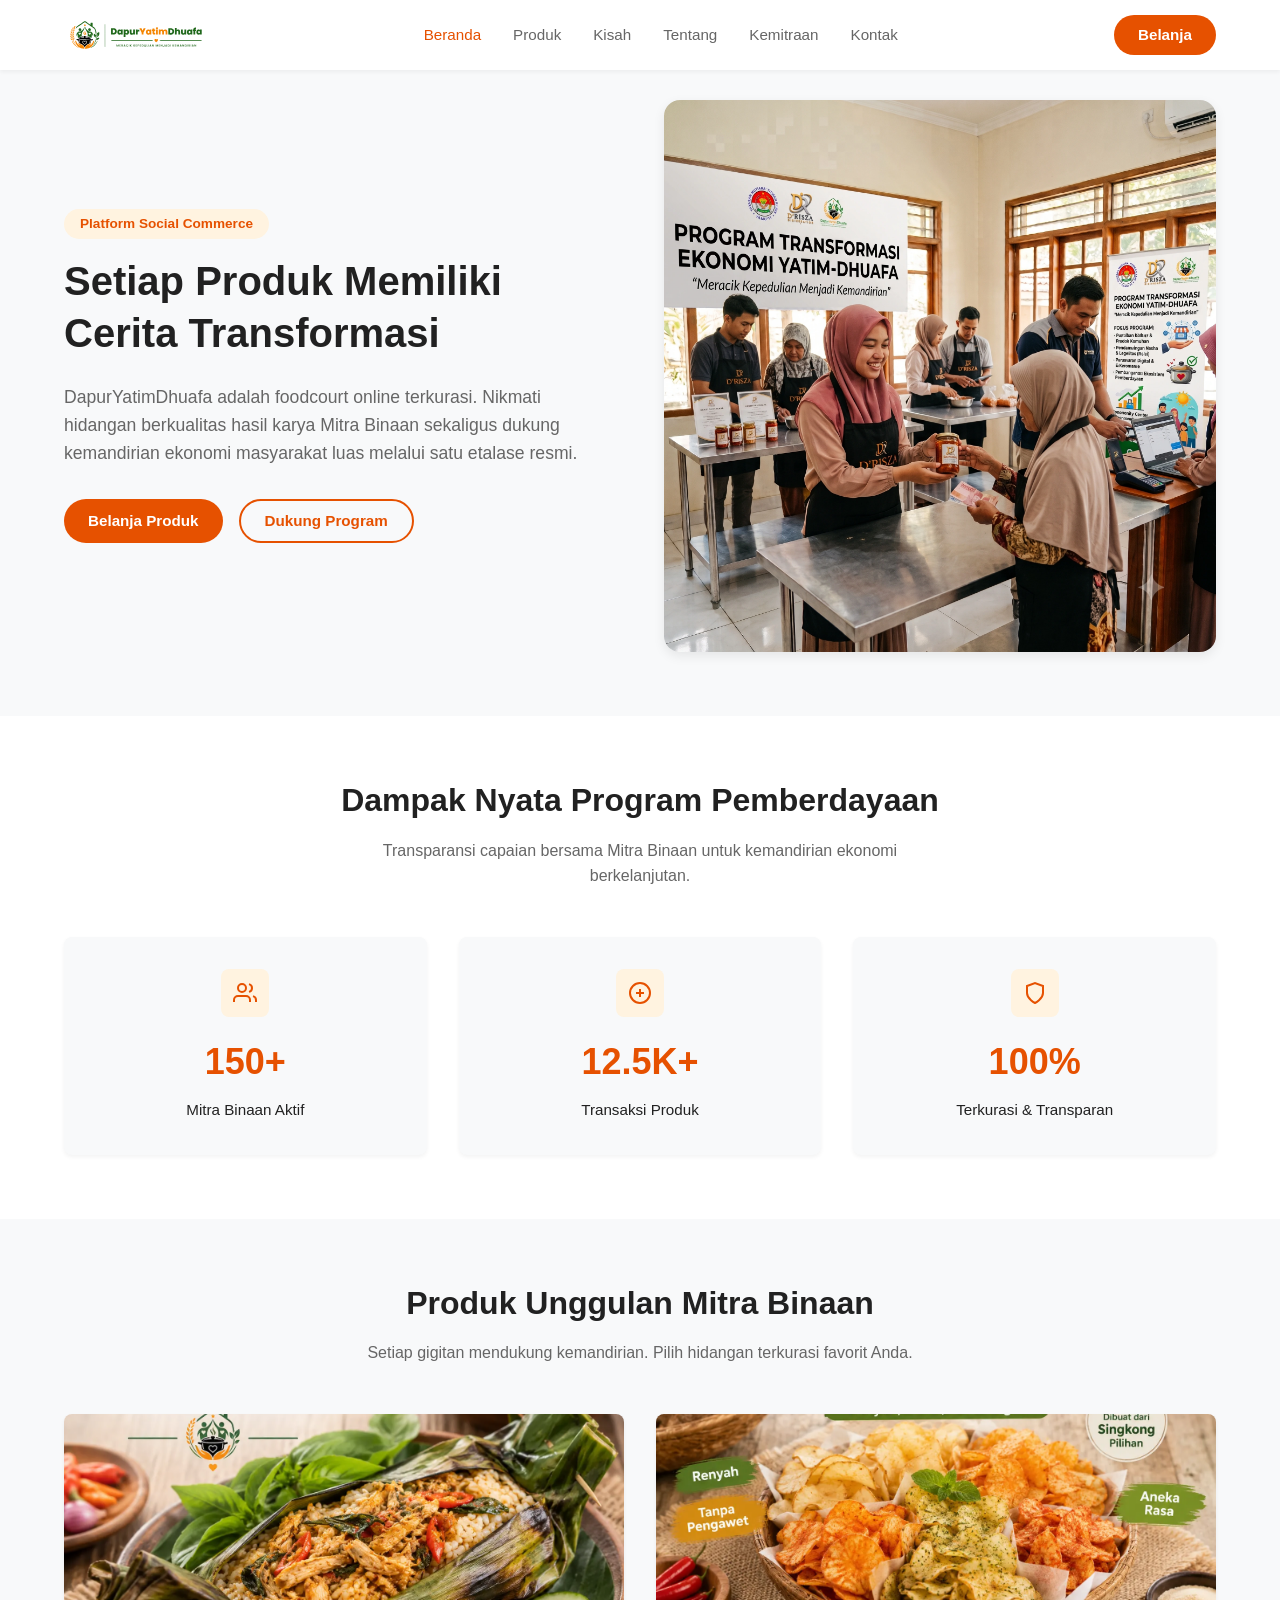
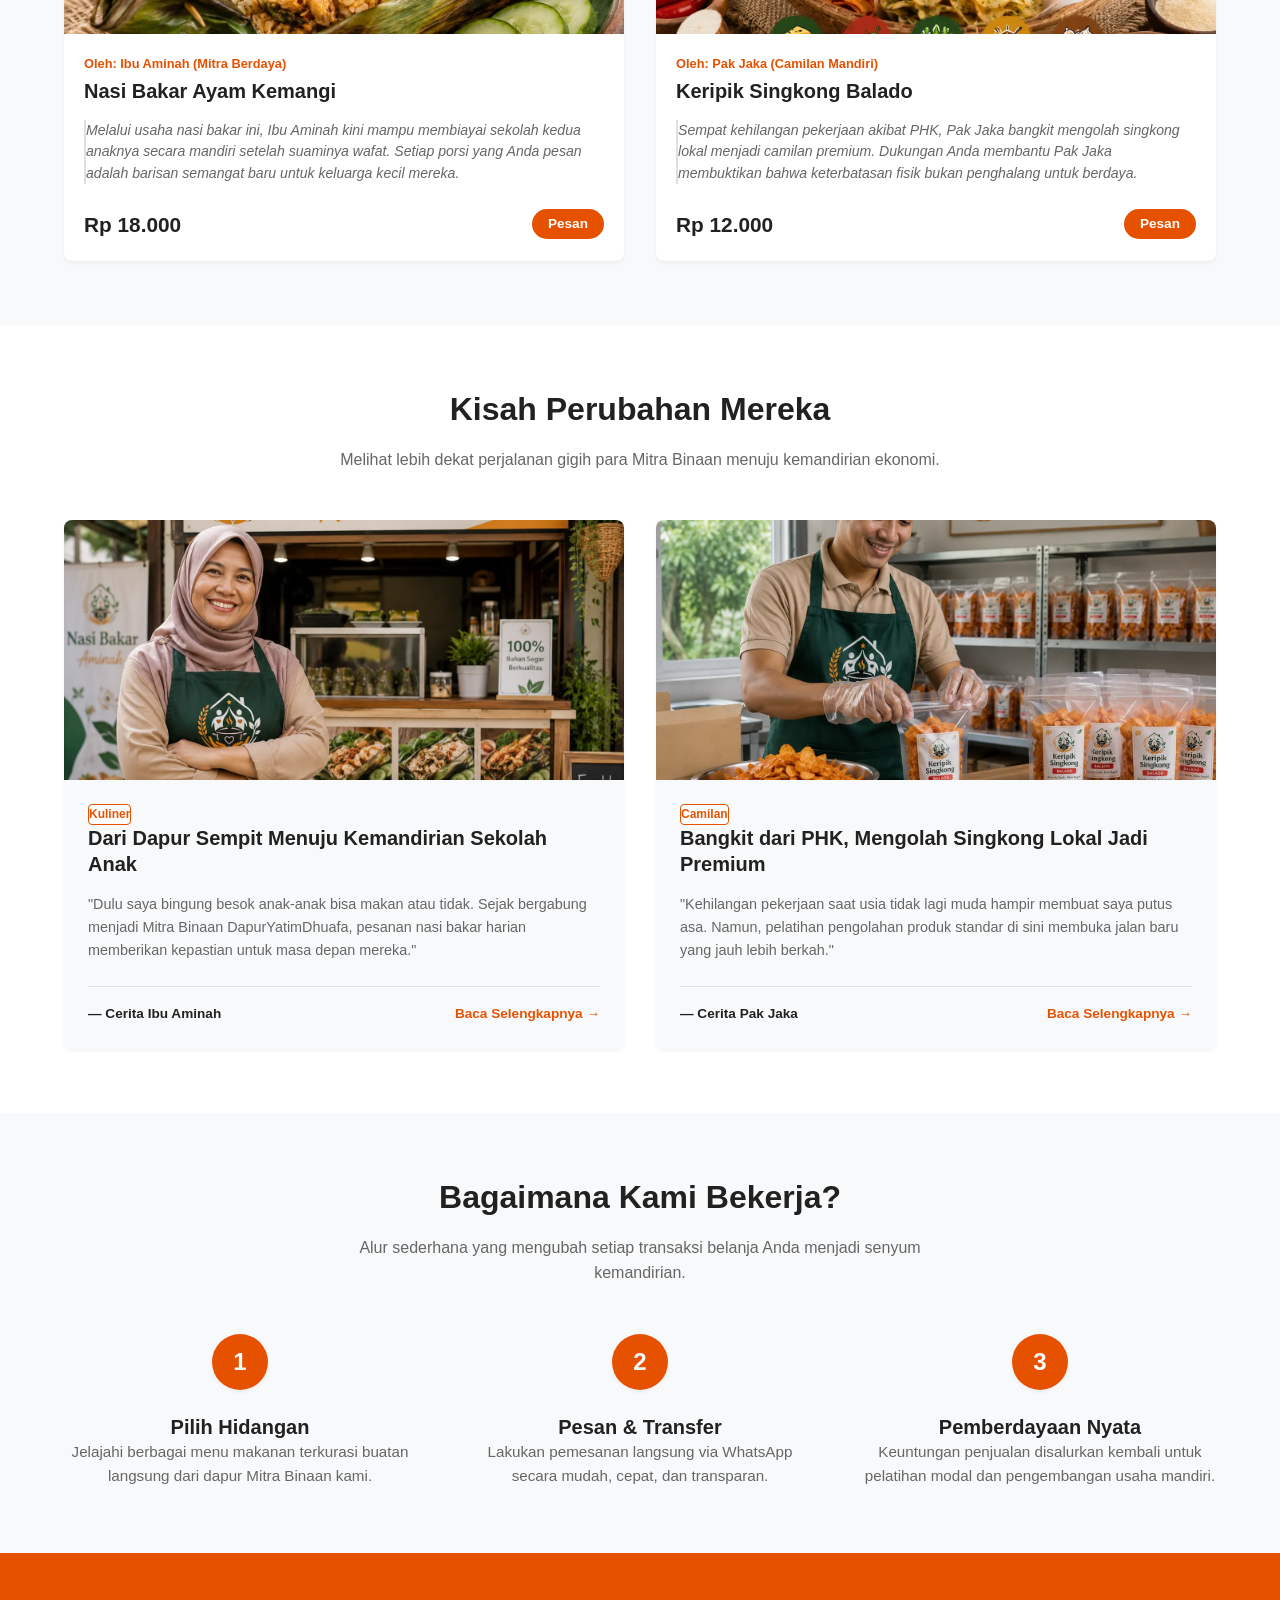
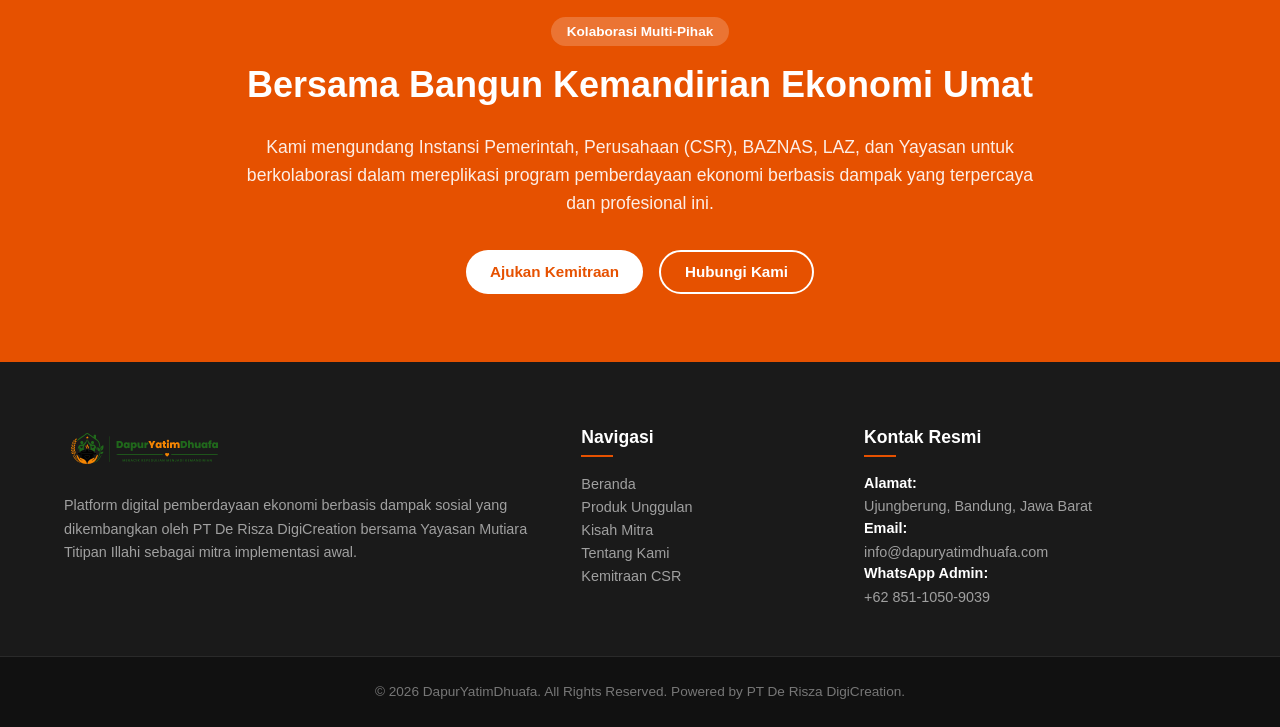
<file: index.html>
<!doctype html>
<html lang="id">
  <head>
    <meta charset="UTF-8" />
    <meta name="viewport" content="width=device-width, initial-scale=1.0" />
    <title>DapurYatimDhuafa - Platform Foodcourt Online Terkurasi</title>
    <link
      rel="icon"
      type="image/svg"
      href="assets/icons/icon-dapuryatimdhuafa.svg"
    />

    <!-- SEO Meta Tags -->
    <meta
      name="description"
      content="Platform digital pemberdayaan ekonomi berbasis dampak sosial yang menghubungkan hasil karya Mitra Binaan dengan masyarakat luas melalui etalase digital resmi."
    />
    <link rel="canonical" href="https://dapuryatimdhuafa.com/" />

    <!-- Open Graph / Facebook / WhatsApp (BAB 46) -->
    <!-- Open Graph / Facebook / WhatsApp (BAB 46) -->
    <meta property="og:type" content="website" />
    <meta property="og:url" content="https://dederisza.github.io/dyd/" />
    <meta property="og:title" content="Dapur Yatim Dhuafa" />
    <meta
      property="og:description"
      content="Meracik Kepedulian Menjadi Kemandirian. Platform foodcourt online terkurasi hasil karya Mitra Binaan."
    />
    <meta
      property="og:image"
      content="https://dederisza.github.io/dyd/assets/images/hero-transaksi-dapuryatimdhuafa.webp"
    />

    <!-- CSS Master (BAB 42) -->
    <link rel="stylesheet" href="assets/css/style.css" />
  </head>
  <body>
    <!-- Header & Navigasi Utama (BAB 11 & 41) -->
    <!-- Header & Navigasi Utama (BAB 11, 12, & 41) -->
    <header class="main-header">
      <nav class="navbar">
        <!-- 1. Area Logo Resmi (BAB 12) -->
        <a href="#" class="navbar__logo">
          <img
            src="assets/images/logo-horizontal-dapuryatimdhuafa.svg"
            alt="Logo Resmi DapurYatimDhuafa"
            class="navbar__logo-img"
          />
        </a>

        <!-- 2. Menu Navigasi Tengah (BAB 12) -->
        <ul class="navbar__menu">
          <li>
            <a href="#" class="navbar__link navbar__link--active">Beranda</a>
          </li>
          <li><a href="pages/produk.html" class="navbar__link">Produk</a></li>
          <li><a href="pages/kisah.html" class="navbar__link">Kisah</a></li>
          <li><a href="pages/tentang.html" class="navbar__link">Tentang</a></li>
          <li>
            <a href="pages/kemitraan.html" class="navbar__link">Kemitraan</a>
          </li>
          <li><a href="pages/kontak.html" class="navbar__link">Kontak</a></li>
        </ul>

        <!-- 3. Aksi Kanan / CTA (BAB 12 & 29) -->
        <div class="navbar__actions">
          <!-- Tombol Belanja Utama -->
          <a href="pages/produk.html" class="btn btn--primary">Belanja</a>

          <!-- Tombol Hamburger Mobile (☰) -->
          <button
            class="navbar__toggle"
            aria-label="Buka Menu"
            aria-expanded="false"
          >
            <span></span>
            <span></span>
            <span></span>
          </button>
        </div>
      </nav>
    </header>

    <!-- Konten Utama Halaman (BAB 41) -->
    <main>
      <!-- H1 Tunggal Wajib per Halaman (BAB 41) -->
      <h1 class="visually-hidden">
        DapurYatimDhuafa - Pemberdayaan Ekonomi Berbasis Dampak Sosial
      </h1>

      <!-- Section Hero (BAB 11 & 41) -->
      <!-- Section Hero (BAB 11, 16, & 18) -->
      <section id="hero" class="hero">
        <div class="hero__container">
          <!-- Blok Teks / Informasi -->
          <div class="hero__content">
            <span class="hero__badge">Platform Social Commerce</span>
            <h2 class="hero__title">
              Setiap Produk Memiliki Cerita Transformasi
            </h2>
            <p class="hero__description">
              DapurYatimDhuafa adalah foodcourt online terkurasi. Nikmati
              hidangan berkualitas hasil karya Mitra Binaan sekaligus dukung
              kemandirian ekonomi masyarakat luas melalui satu etalase resmi.
            </p>

            <!-- Strategi CTA (BAB 15 & 29) -->
            <div class="hero__actions">
              <a href="pages/produk.html" class="btn btn--primary"
                >Belanja Produk</a
              >
              <a href="pages/kisah.html" class="btn btn--secondary"
                >Dukung Program</a
              >
            </div>
          </div>

          <!-- Blok Visual / Gambar Utama -->
          <div class="hero__image-wrapper">
            <!-- Menggunakan standar gambar optimal (BAB 31 & 45) -->
            <img
              src="assets/images/hero-transaksi-dapuryatimdhuafa.webp"
              alt="Aktivitas Mitra Binaan DapurYatimDhuafa memasak hidangan berkualitas"
              class="hero__image"
              loading="eager"
            />
          </div>
        </div>
      </section>

      <!-- Section Impact / Dampak (BAB 11) -->
      <!-- Section Impact / Dampak (BAB 11 & 16) -->
      <section id="impact" class="impact">
        <div class="impact__container">
          <!-- Header Section -->
          <div class="impact__header">
            <h2 class="impact__title">Dampak Nyata Program Pemberdayaan</h2>
            <p class="impact__subtitle">
              Transparansi capaian bersama Mitra Binaan untuk kemandirian
              ekonomi berkelanjutan.
            </p>
          </div>

          <!-- Grid Kartu Dampak (BAB 24 & 30) -->
          <div class="impact__grid">
            <!-- Kartu Dampak 1 -->
            <div class="impact-card">
              <div class="impact-card__icon-wrapper">
                <!-- Placeholder Icon Menggunakan SVG Sederhana (BAB 28 & 39) -->
                <svg
                  class="impact-card__icon"
                  viewBox="0 0 24 24"
                  width="24"
                  height="24"
                  fill="none"
                  stroke="currentColor"
                  stroke-width="2"
                >
                  <path d="M17 21v-2a4 4 0 0 0-4-4H5a4 4 0 0 0-4 4v2"></path>
                  <circle cx="9" cy="7" r="4"></circle>
                  <path d="M23 21v-2a4 4 0 0 0-3-3.87"></path>
                  <path d="M16 3.13a4 4 0 0 1 0 7.75"></path>
                </svg>
              </div>
              <div class="impact-card__number">150+</div>
              <p class="impact-card__label">Mitra Binaan Aktif</p>
            </div>

            <!-- Kartu Dampak 2 -->
            <div class="impact-card">
              <div class="impact-card__icon-wrapper">
                <svg
                  class="impact-card__icon"
                  viewBox="0 0 24 24"
                  width="24"
                  height="24"
                  fill="none"
                  stroke="currentColor"
                  stroke-width="2"
                >
                  <circle cx="12" cy="12" r="10"></circle>
                  <line x1="12" y1="8" x2="12" y2="16"></line>
                  <line x1="8" y1="12" x2="16" y2="12"></line>
                </svg>
              </div>
              <div class="impact-card__number">12.5K+</div>
              <p class="impact-card__label">Transaksi Produk</p>
            </div>

            <!-- Kartu Dampak 3 -->
            <div class="impact-card">
              <div class="impact-card__icon-wrapper">
                <svg
                  class="impact-card__icon"
                  viewBox="0 0 24 24"
                  width="24"
                  height="24"
                  fill="none"
                  stroke="currentColor"
                  stroke-width="2"
                >
                  <path d="M12 22s8-4 8-10V5l-8-3-8 3v7c0 6 8 10 8 10z"></path>
                </svg>
              </div>
              <div class="impact-card__number">100%</div>
              <p class="impact-card__label">Terkurasi & Transparan</p>
            </div>
          </div>
        </div>
      </section>

      <!-- Section Produk Pilihan (BAB 11) -->
      <!-- Section Produk Pilihan (BAB 11, 16, & 30) -->
      <section id="featured-products" class="products">
        <div class="products__container">
          <!-- Header Section -->
          <div class="products__header">
            <h2 class="products__title">Produk Unggulan Mitra Binaan</h2>
            <p class="products__subtitle">
              Setiap gigitan mendukung kemandirian. Pilih hidangan terkurasi
              favorit Anda.
            </p>
          </div>

          <!-- Grid Katalog Produk (BAB 24 & 30) -->
          <!-- Grid Katalog Produk (BAB 24 & 30) -->
          <div class="products__grid">
            <!-- Product Card 1 -->
            <div class="product-card">
              <div class="product-card__image-wrapper">
                <img
                  src="assets/images/nasi-bakar-ayam-suwir-kemangi.webp"
                  alt="Nasi Bakar Ayam Suwir Kemangi"
                  class="product-card__image"
                  loading="lazy"
                />
                <span class="product-card__badge">Terlaris</span>
              </div>
              <div class="product-card__content">
                <span class="product-card__mitra"
                  >Oleh: Ibu Aminah (Mitra Berdaya)</span
                >
                <h3 class="product-card__name">Nasi Bakar Ayam Kemangi</h3>

                <!-- Cerita Pengantar yang Menggugah (BAB 2.3 & 6) -->
                <p class="product-card__excerpt">
                  Melalui usaha nasi bakar ini, Ibu Aminah kini mampu membiayai
                  sekolah kedua anaknya secara mandiri setelah suaminya wafat.
                  Setiap porsi yang Anda pesan adalah barisan semangat baru
                  untuk keluarga kecil mereka.
                </p>

                <div class="product-card__footer">
                  <span class="product-card__price">Rp 18.000</span>
                  <a
                    href="https://wa.me/6285110509039?text=Saya%20tertarik%20memesan%20Nasi%20Bakar%20Ibu%20Aminah"
                    class="btn btn--primary btn--sm"
                    target="_blank"
                    rel="noopener"
                    >Pesan</a
                  >
                </div>
              </div>
            </div>

            <!-- Product Card 2 -->
            <div class="product-card">
              <div class="product-card__image-wrapper">
                <img
                  src="assets/images/keripik-singkong-renyah-aneka-rasa.webp"
                  alt="Keripik Singkong Renyah Aneka Rasa"
                  class="product-card__image"
                  loading="lazy"
                />
              </div>
              <div class="product-card__content">
                <span class="product-card__mitra"
                  >Oleh: Pak Jaka (Camilan Mandiri)</span
                >
                <h3 class="product-card__name">Keripik Singkong Balado</h3>

                <!-- Cerita Pengantar yang Menggugah (BAB 2.3 & 6) -->
                <p class="product-card__excerpt">
                  Sempat kehilangan pekerjaan akibat PHK, Pak Jaka bangkit
                  mengolah singkong lokal menjadi camilan premium. Dukungan Anda
                  membantu Pak Jaka membuktikan bahwa keterbatasan fisik bukan
                  penghalang untuk berdaya.
                </p>

                <div class="product-card__footer">
                  <span class="product-card__price">Rp 12.000</span>
                  <a
                    href="https://wa.me/6285110509039?text=Saya%20tertarik%20memesan%20Keripik%20Singkong%20Pak%20Jaka"
                    class="btn btn--primary btn--sm"
                    target="_blank"
                    rel="noopener"
                    >Pesan</a
                  >
                </div>
              </div>
            </div>
          </div>
        </div>
      </section>

      <!-- Section Cerita Pilihan (BAB 11) -->
      <!-- Section Cerita Pilihan (BAB 11, 16, & 30) -->
      <section id="featured-stories" class="stories">
        <div class="stories__container">
          <!-- Header Section -->
          <div class="stories__header">
            <h2 class="stories__title">Kisah Perubahan Mereka</h2>
            <p class="stories__subtitle">
              Melihat lebih dekat perjalanan gigih para Mitra Binaan menuju
              kemandirian ekonomi.
            </p>
          </div>

          <!-- Grid Kartu Cerita (BAB 24 & 30) -->
          <div class="stories__grid">
            <!-- Story Card 1 -->
            <article class="story-card">
              <div class="story-card__image-wrapper">
                <img
                  src="assets/images/bu-aminah-depan-gerainya.webp"
                  alt="Foto senyum Ibu Aminah di depan gerai Nasi Bakar miliknya"
                  class="story-card__image"
                  loading="lazy"
                />
              </div>
              <div class="story-card__content">
                <span class="story-card__tag">Kuliner</span>
                <h3 class="story-card__title">
                  Dari Dapur Sempit Menuju Kemandirian Sekolah Anak
                </h3>
                <p class="story-card__snippet">
                  "Dulu saya bingung besok anak-anak bisa makan atau tidak.
                  Sejak bergabung menjadi Mitra Binaan DapurYatimDhuafa, pesanan
                  nasi bakar harian memberikan kepastian untuk masa depan
                  mereka."
                </p>
                <div class="story-card__footer">
                  <span class="story-card__author">— Cerita Ibu Aminah</span>
                  <!-- Diarahkan langsung menuju section spesifik Ibu Aminah di halaman kisah -->
                  <a
                    href="pages/kisah.html#kisah-bu-aminah"
                    class="story-card__link"
                    >Baca Selengkapnya &rarr;</a
                  >
                </div>
              </div>
            </article>

            <!-- Story Card 2 -->
            <article class="story-card">
              <div class="story-card__image-wrapper">
                <img
                  src="assets/images/foto-pak-jaka-sedang-mengemas-keripik-singkong-balado-dengan-rapi.webp"
                  alt="Foto Pak Jaka sedang mengemas Keripik Singkong Balado dengan rapi"
                  class="story-card__image"
                  loading="lazy"
                />
              </div>
              <div class="story-card__content">
                <span class="story-card__tag">Camilan</span>
                <h3 class="story-card__title">
                  Bangkit dari PHK, Mengolah Singkong Lokal Jadi Premium
                </h3>
                <p class="story-card__snippet">
                  "Kehilangan pekerjaan saat usia tidak lagi muda hampir membuat
                  saya putus asa. Namun, pelatihan pengolahan produk standar di
                  sini membuka jalan baru yang jauh lebih berkah."
                </p>
                <div class="story-card__footer">
                  <span class="story-card__author">— Cerita Pak Jaka</span>
                  <!-- Diarahkan langsung menuju section spesifik Pak Jaka di halaman kisah -->
                  <a
                    href="pages/kisah.html#kisah-pak-jaka"
                    class="story-card__link"
                    >Baca Selengkapnya &rarr;</a
                  >
                </div>
              </div>
            </article>
          </div>
        </div>
      </section>

      <!-- Section Cara Kerja (BAB 11) -->
      <!-- Section Cara Kerja (BAB 11 & 16) -->
      <section id="how-it-works" class="steps">
        <div class="steps__container">
          <!-- Header Section -->
          <div class="steps__header">
            <h2 class="steps__title">Bagaimana Kami Bekerja?</h2>
            <p class="steps__subtitle">
              Alur sederhana yang mengubah setiap transaksi belanja Anda menjadi
              senyum kemandirian.
            </p>
          </div>

          <!-- Alur Langkah (Flexbox/Grid - BAB 24) -->
          <div class="steps__grid">
            <!-- Langkah 1 -->
            <div class="step-item">
              <div class="step-item__number">1</div>
              <h3 class="step-item__title">Pilih Hidangan</h3>
              <p class="step-item__description">
                Jelajahi berbagai menu makanan terkurasi buatan langsung dari
                dapur Mitra Binaan kami.
              </p>
            </div>

            <!-- Langkah 2 -->
            <div class="step-item">
              <div class="step-item__number">2</div>
              <h3 class="step-item__title">Pesan & Transfer</h3>
              <p class="step-item__description">
                Lakukan pemesanan langsung via WhatsApp secara mudah, cepat, dan
                transparan.
              </p>
            </div>

            <!-- Langkah 3 -->
            <div class="step-item">
              <div class="step-item__number">3</div>
              <h3 class="step-item__title">Pemberdayaan Nyata</h3>
              <p class="step-item__description">
                Keuntungan penjualan disalurkan kembali untuk pelatihan modal
                dan pengembangan usaha mandiri.
              </p>
            </div>
          </div>
        </div>
      </section>

      <!-- Section Ajakan Bermitra (BAB 11) -->
      <!-- Section Ajakan Bermitra (BAB 11, 15, & 16) -->
      <section id="cta-partnership" class="partnership-cta">
        <div class="partnership-cta__container">
          <div class="partnership-cta__content">
            <!-- Label Penanda Target (BAB 8 - Persona CSR & Pemerintah) -->
            <span class="partnership-cta__badge">Kolaborasi Multi-Pihak</span>
            <h2 class="partnership-cta__title">
              Bersama Bangun Kemandirian Ekonomi Umat
            </h2>
            <p class="partnership-cta__description">
              Kami mengundang Instansi Pemerintah, Perusahaan (CSR), BAZNAS,
              LAZ, dan Yayasan untuk berkolaborasi dalam mereplikasi program
              pemberdayaan ekonomi berbasis dampak yang terpercaya dan
              profesional ini.
            </p>

            <!-- Aksi Kemitraan Utama (BAB 15 & 29) -->
            <div class="partnership-cta__actions">
              <a href="pages/kemitraan.html" class="btn btn--primary"
                >Ajukan Kemitraan</a
              >
              <a href="pages/kontak.html" class="btn btn--secondary btn--light"
                >Hubungi Kami</a
              >
            </div>
          </div>
        </div>
      </section>
    </main>

    <!-- Footer Resmi (BAB 11 & 41) -->
    <footer class="main-footer">
      <div class="footer__container">
        <!-- Kolom 1: Tentang & Kredibilitas -->
        <div class="footer__col">
          <a href="#" class="footer__logo">
            <img
              src="assets/images/logo-horizontal-dapuryatimdhuafa.svg"
              alt="Logo DapurYatimDhuafa Putih"
              class="footer__logo-img"
            />
          </a>
          <p class="footer__description">
            Platform digital pemberdayaan ekonomi berbasis dampak sosial yang
            dikembangkan oleh PT De Risza DigiCreation bersama Yayasan Mutiara
            Titipan Illahi sebagai mitra implementasi awal.
          </p>
        </div>

        <!-- Kolom 2: Tautan Navigasi Cepat (BAB 11) -->
        <div class="footer__col">
          <h4 class="footer__title">Navigasi</h4>
          <ul class="footer__links">
            <li><a href="#" class="footer__link">Beranda</a></li>
            <li>
              <a href="pages/produk.html" class="footer__link"
                >Produk Unggulan</a
              >
            </li>
            <li>
              <a href="pages/kisah.html" class="footer__link">Kisah Mitra</a>
            </li>
            <li>
              <a href="pages/tentang.html" class="footer__link">Tentang Kami</a>
            </li>
            <li>
              <a href="pages/kemitraan.html" class="footer__link"
                >Kemitraan CSR</a
              >
            </li>
          </ul>
        </div>

        <!-- Kolom 3: Kontak & Alamat (BAB 11) -->
        <div class="footer__col">
          <h4 class="footer__title">Kontak Resmi</h4>
          <ul class="footer__info">
            <li><strong>Alamat:</strong> Ujungberung, Bandung, Jawa Barat</li>
            <li><strong>Email:</strong> info@dapuryatimdhuafa.com</li>
            <li><strong>WhatsApp Admin:</strong> +62 851-1050-9039</li>
          </ul>
        </div>
      </div>

      <!-- Baris Hak Cipta Paling Bawah -->
      <div class="footer__bottom">
        <div class="footer__bottom-container">
          <p>
            &copy; 2026 DapurYatimDhuafa. All Rights Reserved. Powered by PT De
            Risza DigiCreation.
          </p>
        </div>
      </div>
    </footer>

    <!-- JavaScript Master (BAB 43) -->
    <script src="assets/js/app.js" type="module"></script>
  </body>
</html>
</file>
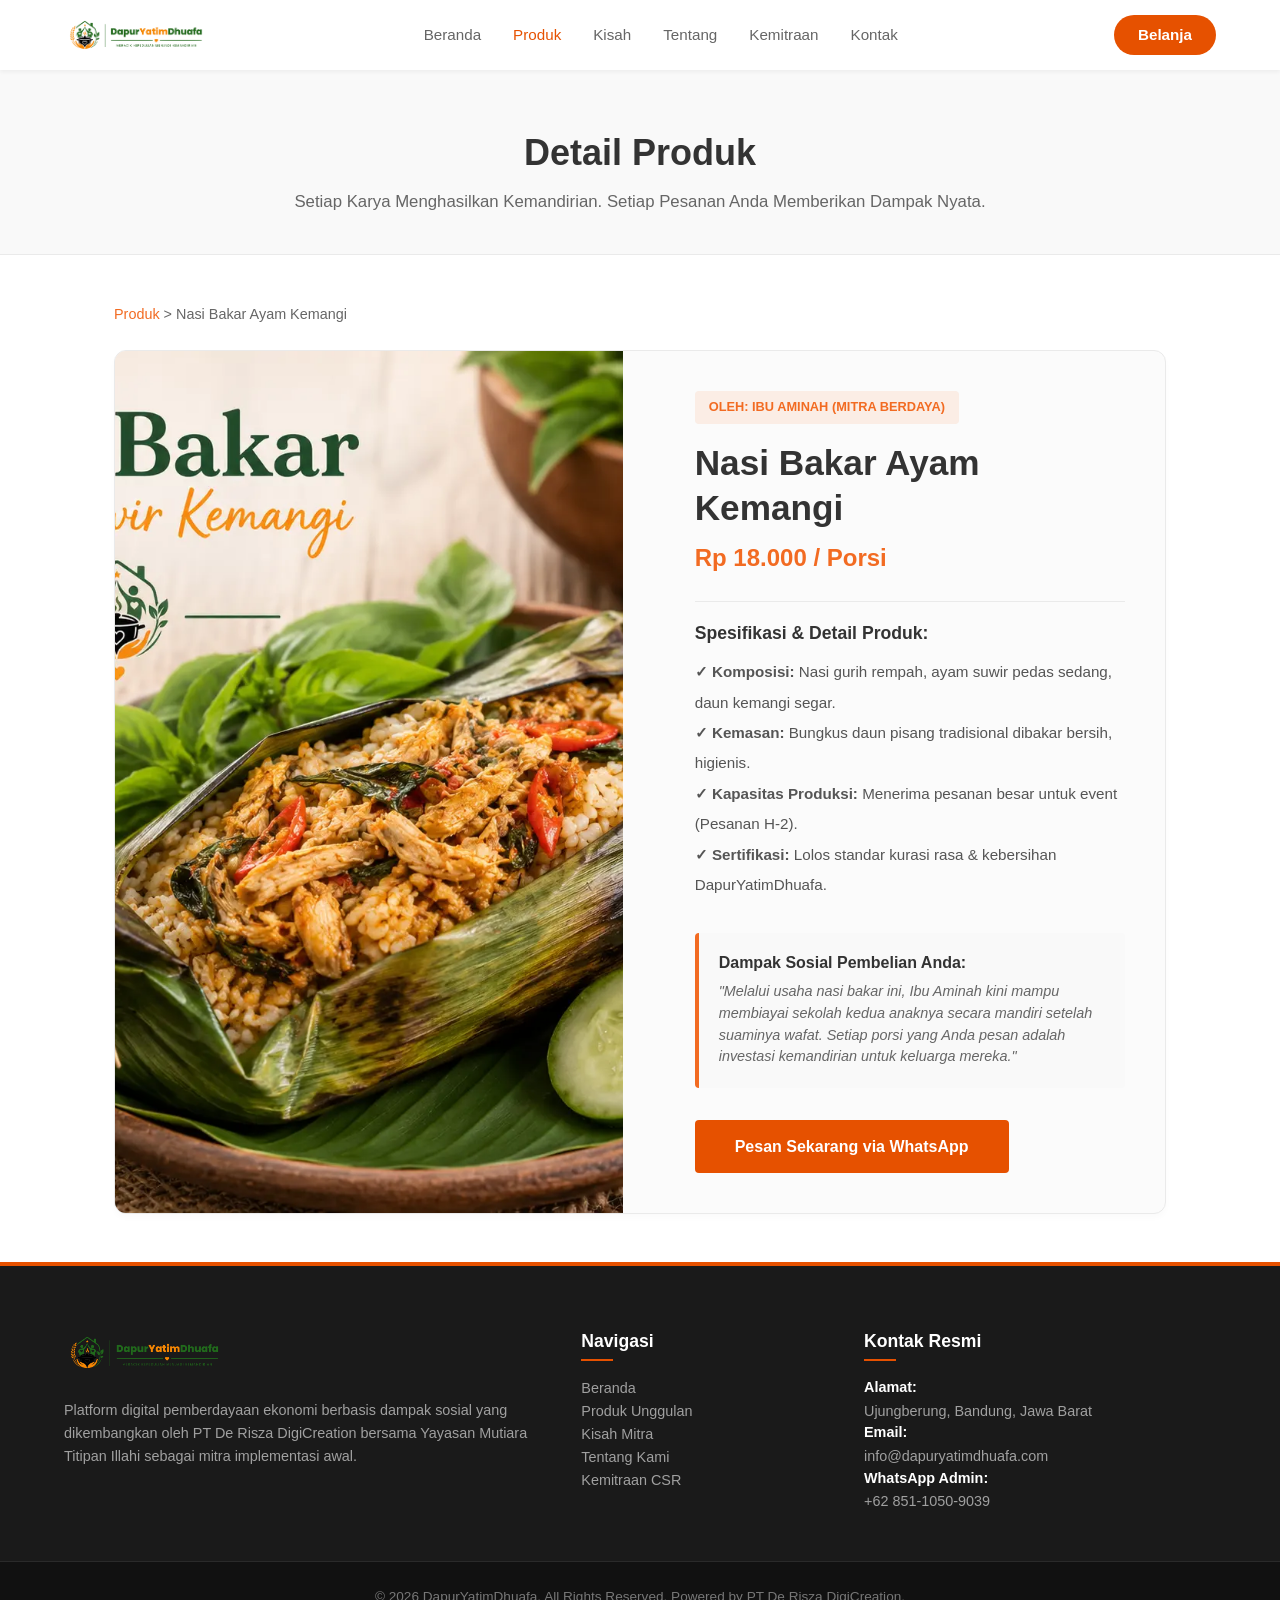
<file: pages/detail-nasi-bakar.html>
<!doctype html>
<html lang="id">
  <head>
    <meta charset="UTF-8" />
    <meta name="viewport" content="width=device-width, initial-scale=1.0" />
    <title>Detail Nasi Bakar Ayam Kemangi - DapurYatimDhuafa</title>
    <link
      rel="icon"
      type="image/svg"
      href="../assets/icons/icon-dapuryatimdhuafa.svg"
    />
    <link rel="stylesheet" href="../assets/css/style.css" />
  </head>
  <body>
    <!-- Header & Navigasi -->
    <header class="main-header">
      <nav class="navbar">
        <a href="../index.html" class="navbar__logo">
          <img
            src="../assets/images/logo-horizontal-dapuryatimdhuafa.webp"
            alt="Logo Resmi DapurYatimDhuafa"
            class="navbar__logo-img"
          />
        </a>
        <ul class="navbar__menu">
          <li><a href="../index.html" class="navbar__link">Beranda</a></li>
          <li>
            <a href="produk.html" class="navbar__link navbar__link--active"
              >Produk</a
            >
          </li>
          <li><a href="kisah.html" class="navbar__link">Kisah</a></li>
          <li><a href="tentang.html" class="navbar__link">Tentang</a></li>
          <li><a href="kemitraan.html" class="navbar__link">Kemitraan</a></li>
          <li><a href="kontak.html" class="navbar__link">Kontak</a></li>
        </ul>
        <div class="navbar__actions">
          <a href="produk.html" class="btn btn--primary">Belanja</a>
          <button
            class="navbar__toggle"
            aria-label="Buka Menu"
            aria-expanded="false"
          >
            <span></span><span></span><span></span>
          </button>
        </div>
      </nav>
    </header>

    <main style="padding-top: 70px; background-color: #ffffff">
      <!-- Hero Banner Produk -->
      <section
        class="page-hero"
        style="
          padding: 60px 0 40px 0;
          background: #f9f9f9;
          text-align: center;
          border-bottom: 1px solid #eaeaea;
        "
      >
        <div
          class="page-hero__container"
          style="max-width: 800px; margin: 0 auto; padding: 0 24px"
        >
          <h1
            class="page-hero__title"
            style="font-size: 2.25rem; color: #333333; margin-bottom: 12px"
          >
            Detail Produk
          </h1>
          <p
            class="page-hero__subtitle"
            style="font-size: 1.05rem; color: #666666"
          >
            Setiap Karya Menghasilkan Kemandirian. Setiap Pesanan Anda
            Memberikan Dampak Nyata.
          </p>
        </div>
      </section>

      <section style="max-width: 1100px; margin: 0 auto; padding: 48px 24px">
        <!-- Breadcrumb Navigation -->
        <div style="margin-bottom: 24px; font-size: 0.9rem; color: #666">
          <a href="produk.html" style="color: #f26b22; text-decoration: none"
            >Produk</a
          >
          &gt; Nasi Bakar Ayam Kemangi
        </div>

        <!-- Grid Konten Produk (2 Kolom) -->
        <div class="story-article">
          <div class="story-article__image-wrapper" style="min-height: 450px">
            <img
              src="../assets/images/nasi-bakar-ayam-suwir-kemangi.webp"
              alt="Nasi Bakar Ayam Suwir Kemangi"
              class="story-article__image"
            />
          </div>

          <div class="story-article__content" style="padding: 40px">
            <span class="story-article__tag"
              >Oleh: Ibu Aminah (Mitra Berdaya)</span
            >
            <h1 style="font-size: 2.2rem; color: #333; margin-bottom: 8px">
              Nasi Bakar Ayam Kemangi
            </h1>
            <div
              style="
                font-size: 1.5rem;
                font-weight: bold;
                color: #f26b22;
                margin-bottom: 24px;
              "
            >
              Rp 18.000 / Porsi
            </div>

            <!-- Spesifikasi Produk -->
            <div
              style="
                margin-bottom: 32px;
                border-top: 1px solid #eaeaea;
                padding-top: 20px;
              "
            >
              <h3 style="font-size: 1.1rem; margin-bottom: 12px; color: #333">
                Spesifikasi & Detail Produk:
              </h3>
              <ul
                style="
                  list-style: none;
                  padding: 0;
                  font-size: 0.95rem;
                  color: #555;
                  line-height: 2;
                "
              >
                <li>
                  <strong>✓ Komposisi:</strong> Nasi gurih rempah, ayam suwir
                  pedas sedang, daun kemangi segar.
                </li>
                <li>
                  <strong>✓ Kemasan:</strong> Bungkus daun pisang tradisional
                  dibakar bersih, higienis.
                </li>
                <li>
                  <strong>✓ Kapasitas Produksi:</strong> Menerima pesanan besar
                  untuk event (Pesanan H-2).
                </li>
                <li>
                  <strong>✓ Sertifikasi:</strong> Lolos standar kurasi rasa &
                  kebersihan DapurYatimDhuafa.
                </li>
              </ul>
            </div>

            <!-- Ringkasan Dampak / Cerita -->
            <div
              style="
                margin-bottom: 32px;
                background: #f9f9f9;
                padding: 20px;
                border-left: 4px solid #f26b22;
                border-radius: 4px;
              "
            >
              <h4 style="margin-bottom: 8px; color: #333">
                Dampak Sosial Pembelian Anda:
              </h4>
              <p
                style="
                  font-size: 0.9rem;
                  color: #666;
                  line-height: 1.5;
                  font-style: italic;
                "
              >
                "Melalui usaha nasi bakar ini, Ibu Aminah kini mampu membiayai
                sekolah kedua anaknya secara mandiri setelah suaminya wafat.
                Setiap porsi yang Anda pesan adalah investasi kemandirian untuk
                keluarga mereka."
              </p>
            </div>

            <!-- Tombol Aksi Pesan Langsung -->
            <div>
              <a
                href="https://wa.me/6285110509039?text=Saya%20tertarik%20memesan%20Nasi%20Bakar%20Ibu%20Aminah"
                class="btn btn--primary btn--rect"
                style="padding: 14px 40px; font-size: 1rem"
                target="_blank"
                rel="noopener"
                >Pesan Sekarang via WhatsApp</a
              >
            </div>
          </div>
        </div>
      </section>
    </main>

    <!-- Footer Resmi -->
    <footer class="main-footer">
      <div class="footer__container">
        <!-- Kolom 1: Tentang & Kredibilitas -->
        <div class="footer__col">
          <a href="#" class="footer__logo">
            <img
              src="../assets/images/logo-horizontal-dapuryatimdhuafa.webp"
              alt="Logo Resmi DapurYatimDhuafa Putih"
              class="footer__logo-img"
            />
          </a>
          <p class="footer__description">
            Platform digital pemberdayaan ekonomi berbasis dampak sosial yang
            dikembangkan oleh PT De Risza DigiCreation bersama Yayasan Mutiara
            Titipan Illahi sebagai mitra implementasi awal.
          </p>
        </div>

        <!-- Kolom 2: Tautan Navigasi Cepat (BAB 11) -->
        <div class="footer__col">
          <h4 class="footer__title">Navigasi</h4>
          <ul class="footer__links">
            <li><a href="#" class="footer__link">Beranda</a></li>
            <li>
              <a href="pages/produk.html" class="footer__link"
                >Produk Unggulan</a
              >
            </li>
            <li>
              <a href="pages/kisah.html" class="footer__link">Kisah Mitra</a>
            </li>
            <li>
              <a href="pages/tentang.html" class="footer__link">Tentang Kami</a>
            </li>
            <li>
              <a href="pages/kemitraan.html" class="footer__link"
                >Kemitraan CSR</a
              >
            </li>
          </ul>
        </div>

        <!-- Kolom 3: Kontak & Alamat (BAB 11) -->
        <div class="footer__col">
          <h4 class="footer__title">Kontak Resmi</h4>
          <ul class="footer__info">
            <li><strong>Alamat:</strong> Ujungberung, Bandung, Jawa Barat</li>
            <li><strong>Email:</strong> info@dapuryatimdhuafa.com</li>
            <li><strong>WhatsApp Admin:</strong> +62 851-1050-9039</li>
          </ul>
        </div>
      </div>

      <!-- Baris Hak Cipta Paling Bawah -->
      <div class="footer__bottom">
        <div class="footer__bottom-container">
          <p>
            &copy; 2026 DapurYatimDhuafa. All Rights Reserved. Powered by PT De
            Risza DigiCreation.
          </p>
        </div>
      </div>
    </footer>

    <script src="../assets/js/app.js" type="module"></script>
  </body>
</html>
</file>
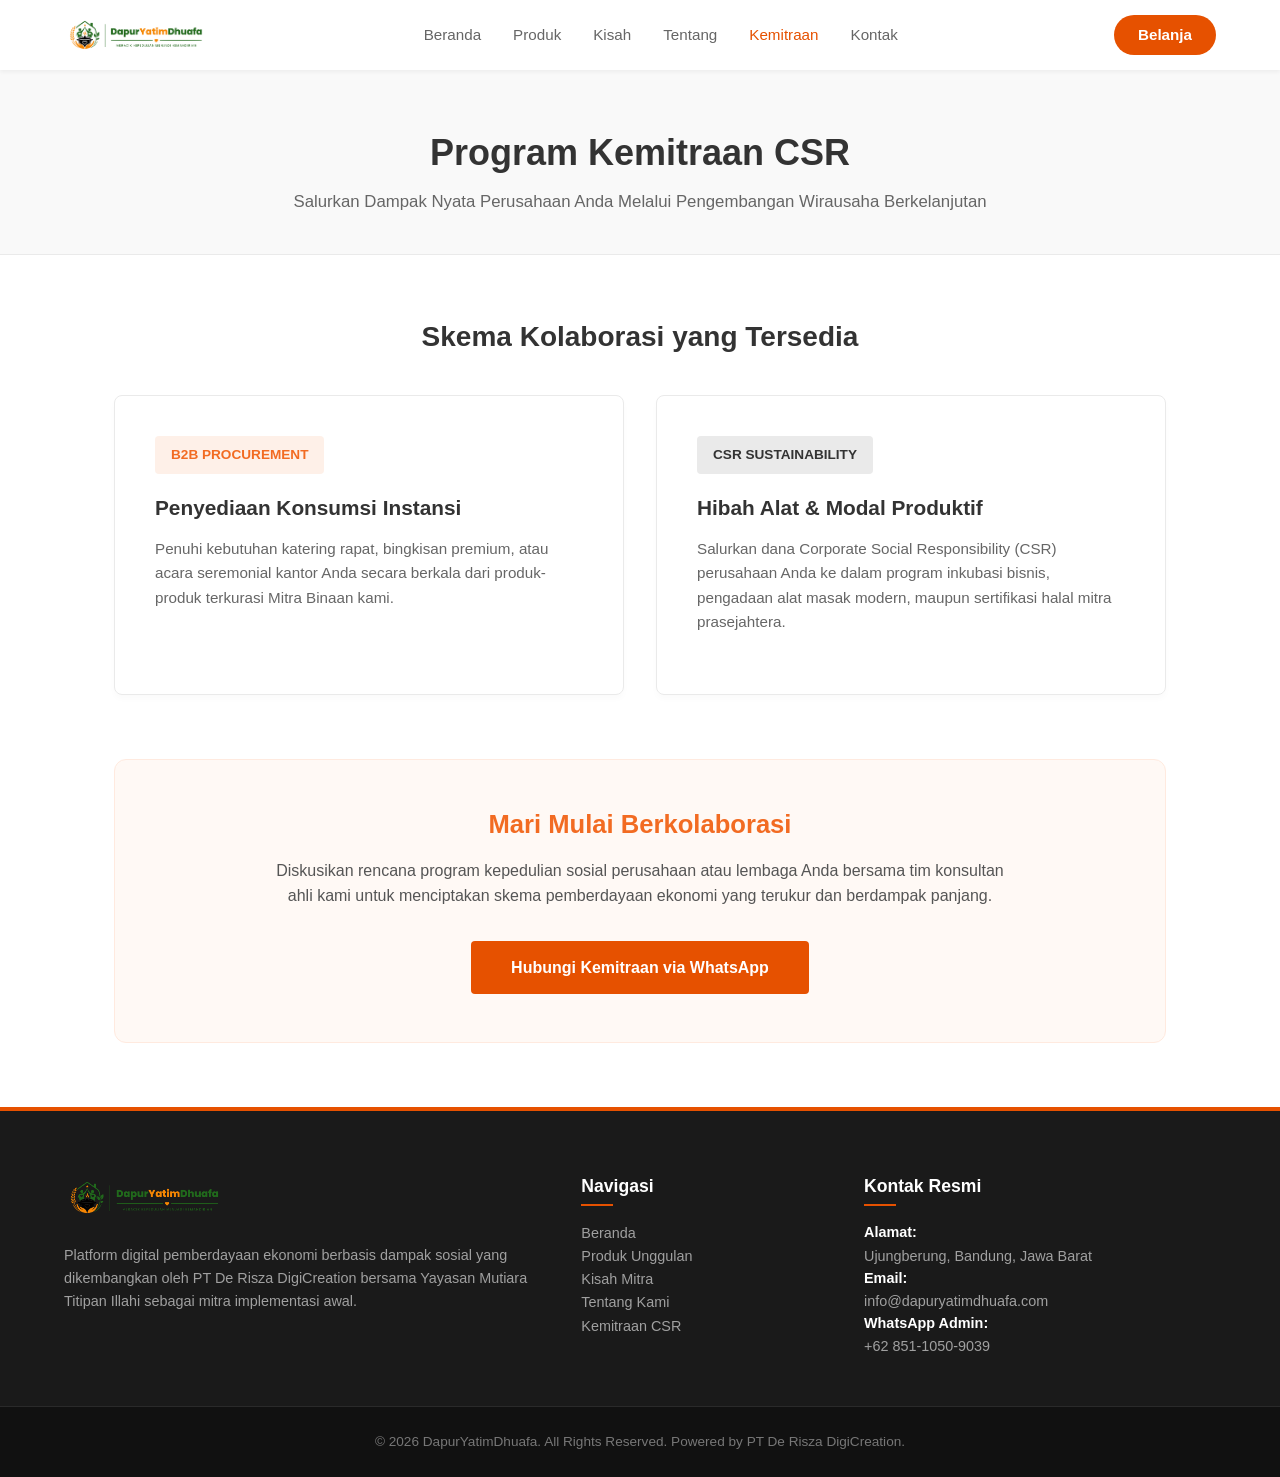
<file: pages/kemitraan.html>
<!doctype html>
<html lang="id">
  <head>
    <meta charset="UTF-8" />
    <meta name="viewport" content="width=device-width, initial-scale=1.0" />
    <title>Kemitraan Strategis & CSR - DapurYatimDhuafa</title>

    <!-- SEO & Open Graph Meta Tags -->
    <meta
      name="description"
      content="Program kemitraan strategis dan penyaluran dana CSR produktif untuk pemberdayaan ekonomi Mitra Binaan DapurYatimDhuafa."
    />
    <meta property="og:type" content="website" />
    <meta
      property="og:url"
      content="https://dederisza.github.io/dyd/pages/kemitraan.html"
    />
    <meta
      property="og:title"
      content="Kemitraan Strategis & CSR - DapurYatimDhuafa"
    />
    <meta
      property="og:description"
      content="Meracik Kepedulian Menjadi Kemandirian. Bersama membangun dampak sosial-ekonomi yang berkelanjutan."
    />

    <!-- Favicon Jalur Aman -->
    <link
      rel="icon"
      type="image/svg+xml"
      href="../assets/icons/icon-dapuryatimdhuafa.svg"
    />

    <!-- CSS Master Link -->
    <link rel="stylesheet" href="../assets/css/style.css" />
  </head>
  <body>
    <!-- Header & Navigasi Global -->
    <header class="main-header">
      <nav class="navbar">
        <a href="../index.html" class="navbar__logo">
          <img
            src="../assets/images/logo-horizontal-dapuryatimdhuafa.webp"
            alt="Logo Resmi DapurYatimDhuafa"
            class="navbar__logo-img"
          />
        </a>
        <ul class="navbar__menu">
          <li><a href="../index.html" class="navbar__link">Beranda</a></li>
          <li><a href="produk.html" class="navbar__link">Produk</a></li>
          <li><a href="kisah.html" class="navbar__link">Kisah</a></li>
          <li><a href="tentang.html" class="navbar__link">Tentang</a></li>
          <!-- Halaman aktif saat ini -->
          <li>
            <a href="kemitraan.html" class="navbar__link navbar__link--active"
              >Kemitraan</a
            >
          </li>
          <li><a href="kontak.html" class="navbar__link">Kontak</a></li>
        </ul>
        <div class="navbar__actions">
          <a href="produk.html" class="btn btn--primary">Belanja</a>
          <button
            class="navbar__toggle"
            aria-label="Buka Menu"
            aria-expanded="false"
          >
            <span></span><span></span><span></span>
          </button>
        </div>
      </nav>
    </header>

    <main style="padding-top: 70px">
      <!-- Hero Halaman Kemitraan -->
      <section
        class="page-hero"
        style="
          padding: 60px 0 40px 0;
          background: #f9f9f9;
          text-align: center;
          border-bottom: 1px solid #eaeaea;
        "
      >
        <div
          class="page-hero__container"
          style="max-width: 800px; margin: 0 auto; padding: 0 24px"
        >
          <h1
            class="page-hero__title"
            style="font-size: 2.25rem; color: #333333; margin-bottom: 12px"
          >
            Program Kemitraan CSR
          </h1>
          <p
            class="page-hero__subtitle"
            style="font-size: 1.05rem; color: #666666"
          >
            Salurkan Dampak Nyata Perusahaan Anda Melalui Pengembangan Wirausaha
            Berkelanjutan
          </p>
        </div>
      </section>

      <!-- Pilihan Model Kemitraan (Grid Jarak Longgar) -->
      <section style="padding: 64px 0; background-color: #ffffff">
        <div style="max-width: 1100px; margin: 0 auto; padding: 0 24px">
          <h2
            style="
              text-align: center;
              color: #333;
              margin-bottom: 40px;
              font-size: 1.75rem;
            "
          >
            Skema Kolaborasi yang Tersedia
          </h2>

          <div
            style="
              display: flex;
              flex-wrap: wrap;
              gap: 32px;
              margin-bottom: 64px;
            "
          >
            <!-- Skema 1 -->
            <div
              style="
                flex: 1;
                min-width: 300px;
                border: 1px solid #eaeaea;
                padding: 40px;
                border-radius: 8px;
                box-shadow: 0 4px 6px rgba(0, 0, 0, 0.02);
              "
            >
              <div
                style="
                  background: rgba(242, 107, 34, 0.1);
                  color: #f26b22;
                  padding: 8px 16px;
                  border-radius: 4px;
                  display: inline-block;
                  font-weight: bold;
                  font-size: 0.85rem;
                  margin-bottom: 20px;
                "
              >
                B2B PROCUREMENT
              </div>
              <h3 style="font-size: 1.3rem; color: #333; margin-bottom: 16px">
                Penyediaan Konsumsi Instansi
              </h3>
              <p
                style="
                  color: #666;
                  font-size: 0.95rem;
                  line-height: 1.6;
                  margin-bottom: 20px;
                "
              >
                Penuhi kebutuhan katering rapat, bingkisan premium, atau acara
                seremonial kantor Anda secara berkala dari produk-produk
                terkurasi Mitra Binaan kami.
              </p>
            </div>

            <!-- Skema 2 -->
            <div
              style="
                flex: 1;
                min-width: 300px;
                border: 1px solid #eaeaea;
                padding: 40px;
                border-radius: 8px;
                box-shadow: 0 4px 6px rgba(0, 0, 0, 0.02);
              "
            >
              <div
                style="
                  background: rgba(51, 51, 51, 0.1);
                  color: #333333;
                  padding: 8px 16px;
                  border-radius: 4px;
                  display: inline-block;
                  font-weight: bold;
                  font-size: 0.85rem;
                  margin-bottom: 20px;
                "
              >
                CSR SUSTAINABILITY
              </div>
              <h3 style="font-size: 1.3rem; color: #333; margin-bottom: 16px">
                Hibah Alat & Modal Produktif
              </h3>
              <p
                style="
                  color: #666;
                  font-size: 0.95rem;
                  line-height: 1.6;
                  margin-bottom: 20px;
                "
              >
                Salurkan dana Corporate Social Responsibility (CSR) perusahaan
                Anda ke dalam program inkubasi bisnis, pengadaan alat masak
                modern, maupun sertifikasi halal mitra prasejahtera.
              </p>
            </div>
          </div>

          <!-- Bagian Formulir Ajakan Peminatan (CTA Box) -->
          <div
            style="
              background-color: #fff9f5;
              border: 1px solid #ffeadf;
              padding: 48px;
              border-radius: 12px;
              text-align: center;
            "
          >
            <h3 style="font-size: 1.6rem; color: #f26b22; margin-bottom: 16px">
              Mari Mulai Berkolaborasi
            </h3>
            <p
              style="
                font-size: 1rem;
                color: #555;
                max-width: 750px;
                margin: 0 auto 32px auto;
                line-height: 1.6;
              "
            >
              Diskusikan rencana program kepedulian sosial perusahaan atau
              lembaga Anda bersama tim konsultan ahli kami untuk menciptakan
              skema pemberdayaan ekonomi yang terukur dan berdampak panjang.
            </p>
            <a
              href="https://wa.me/6285110509039?text=Halo%20Admin%20DapurYatimDhuafa,%20perusahaan%20kami%20tertarik%20membahas%20skema%20kemitraan%20CSR."
              class="btn btn--primary btn--rect"
              style="padding: 14px 40px; font-size: 1rem"
              target="_blank"
              rel="noopener"
              >Hubungi Kemitraan via WhatsApp</a
            >
          </div>
        </div>
      </section>
    </main>

    <!-- Footer Resmi (BAB 11 & 41) -->
    <footer class="main-footer">
      <div class="footer__container">
        <!-- Kolom 1: Tentang & Kredibilitas -->
        <div class="footer__col">
          <a href="../index.html" class="footer__logo">
            <img
              src="../assets/images/logo-horizontal-dapuryatimdhuafa.webp"
              alt="Logo DapurYatimDhuafa Putih"
              class="footer__logo-img"
            />
          </a>
          <p class="footer__description">
            Platform digital pemberdayaan ekonomi berbasis dampak sosial yang
            dikembangkan oleh PT De Risza DigiCreation bersama Yayasan Mutiara
            Titipan Illahi sebagai mitra implementasi awal.
          </p>
        </div>

        <!-- Kolom 2: Tautan Navigasi Cepat (BAB 11) -->
        <div class="footer__col">
          <h4 class="footer__title">Navigasi</h4>
          <ul class="footer__links">
            <li><a href="#" class="footer__link">Beranda</a></li>
            <li>
              <a href="pages/produk.html" class="footer__link"
                >Produk Unggulan</a
              >
            </li>
            <li>
              <a href="pages/kisah.html" class="footer__link">Kisah Mitra</a>
            </li>
            <li>
              <a href="pages/tentang.html" class="footer__link">Tentang Kami</a>
            </li>
            <li>
              <a href="pages/kemitraan.html" class="footer__link"
                >Kemitraan CSR</a
              >
            </li>
          </ul>
        </div>

        <!-- Kolom 3: Kontak & Alamat (BAB 11) -->
        <div class="footer__col">
          <h4 class="footer__title">Kontak Resmi</h4>
          <ul class="footer__info">
            <li><strong>Alamat:</strong> Ujungberung, Bandung, Jawa Barat</li>
            <li><strong>Email:</strong> info@dapuryatimdhuafa.com</li>
            <li><strong>WhatsApp Admin:</strong> +62 851-1050-9039</li>
          </ul>
        </div>
      </div>

      <!-- Baris Hak Cipta Paling Bawah -->
      <div class="footer__bottom">
        <div class="footer__bottom-container">
          <p>
            &copy; 2026 DapurYatimDhuafa. All Rights Reserved. Powered by PT De
            Risza DigiCreation.
          </p>
        </div>
      </div>
    </footer>

    <script src="../assets/js/app.js" type="module"></script>
  </body>
</html>
</file>
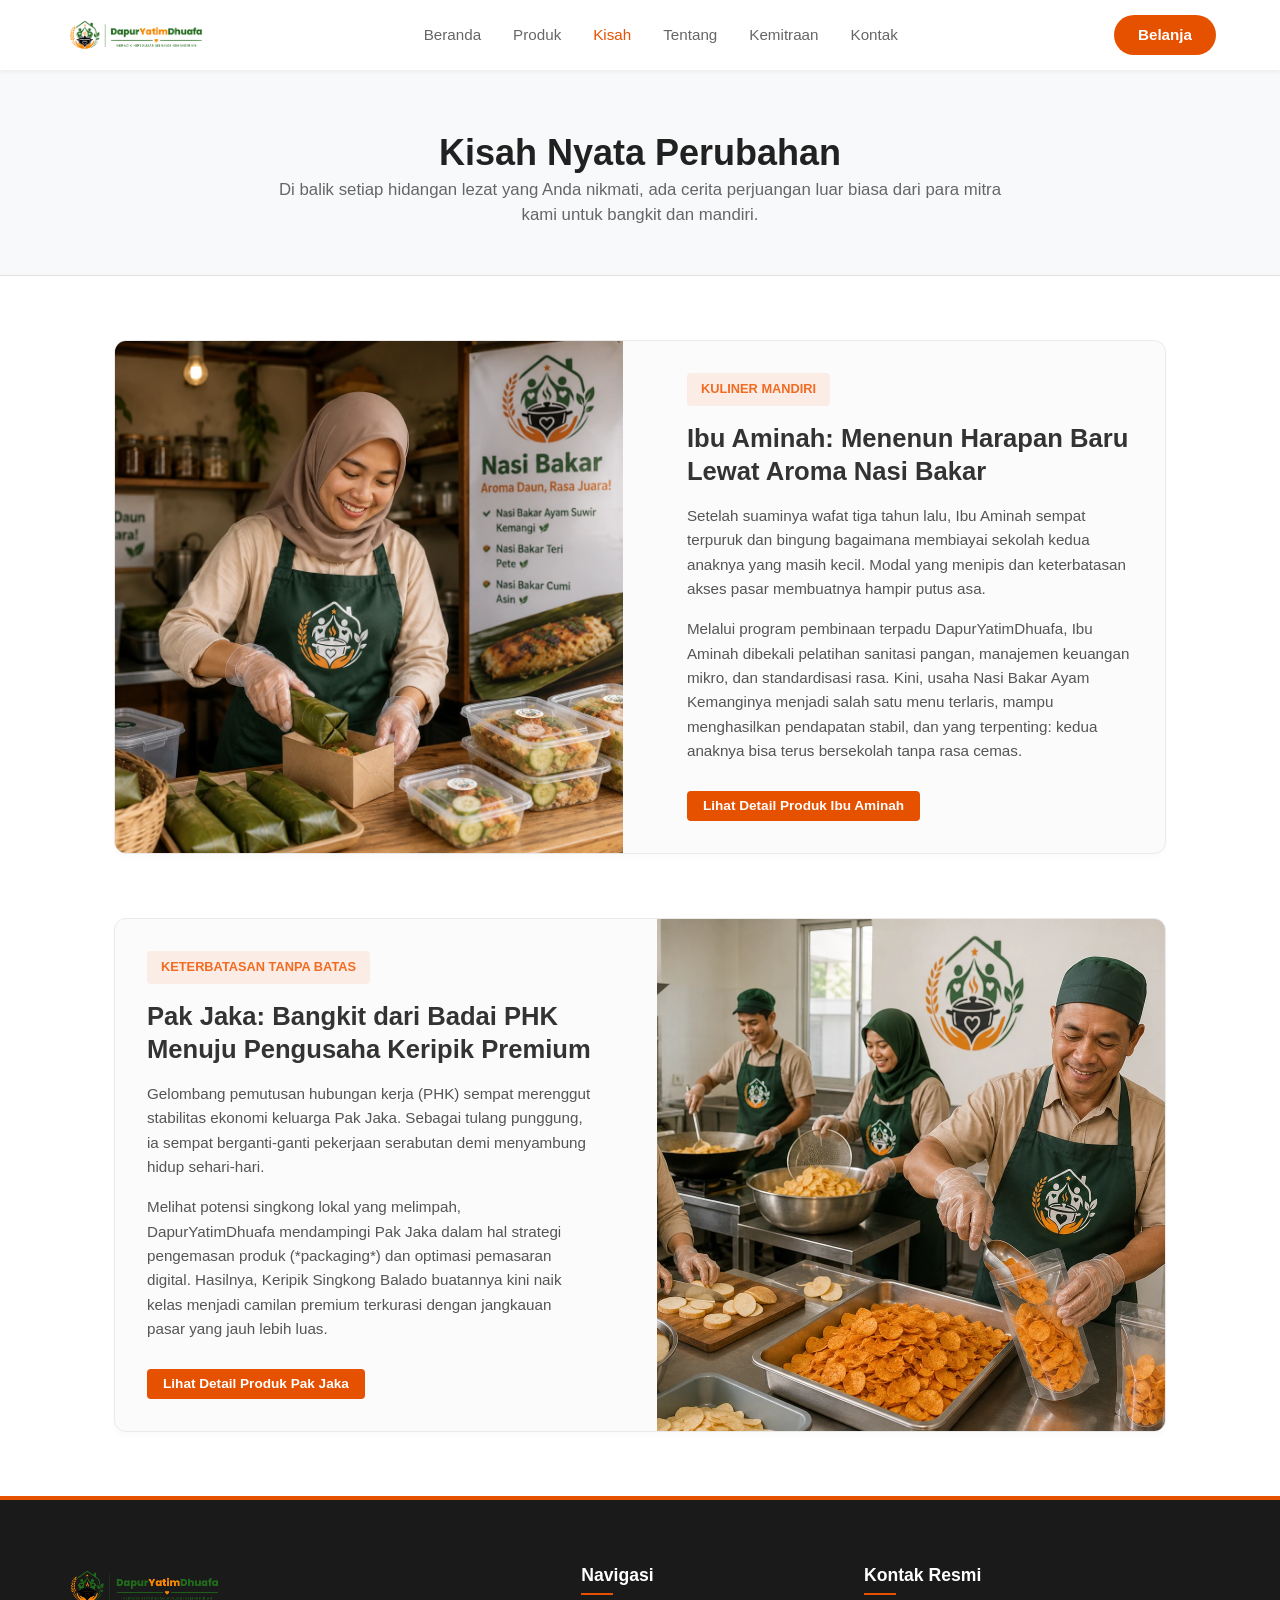
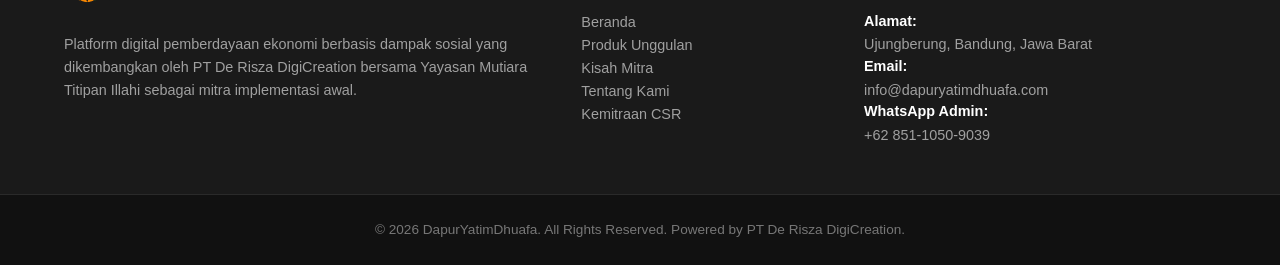
<file: pages/kisah.html>
<!doctype html>
<html lang="id">
  <head>
    <meta charset="UTF-8" />
    <meta name="viewport" content="width=device-width, initial-scale=1.0" />
    <title>Kisah Transformasi Mitra Binaan - DapurYatimDhuafa</title>

    <!-- SEO & Open Graph Meta Tags (BAB 46) -->
    <meta
      name="description"
      content="Baca kisah nyata perjuangan, ketangguhan, dan transformasi ekonomi para Mitra Binaan DapurYatimDhuafa dari kondisi dhuafa menuju kemandirian."
    />
    <meta property="og:type" content="website" />
    <meta
      property="og:url"
      content="https://dederisza.github.io/dyd/pages/kisah.html"
    />
    <meta
      property="og:title"
      content="Kisah Transformasi Mitra Binaan - DapurYatimDhuafa"
    />
    <meta
      property="og:description"
      content="Meracik Kepedulian Menjadi Kemandirian. Saksi nyata perubahan hidup lewat dukungan Anda."
    />

    <!-- Favicon Jalur Relatif Aman -->
    <link
      rel="icon"
      type="image/svg"
      href="../assets/icons/icon-dapuryatimdhuafa.svg"
    />

    <!-- CSS Master Link -->
    <link rel="stylesheet" href="../assets/css/style.css" />
  </head>
  <body>
    <!-- Header & Navigasi Global -->
    <header class="main-header">
      <nav class="navbar">
        <a href="../index.html" class="navbar__logo">
          <img
            src="../assets/images/logo-horizontal-dapuryatimdhuafa.webp"
            alt="Logo Resmi DapurYatimDhuafa"
            class="navbar__logo-img"
          />
        </a>
        <ul class="navbar__menu">
          <li><a href="../index.html" class="navbar__link">Beranda</a></li>
          <li><a href="produk.html" class="navbar__link">Produk</a></li>
          <!-- Halaman aktif saat ini -->
          <li>
            <a href="kisah.html" class="navbar__link navbar__link--active"
              >Kisah</a
            >
          </li>
          <li><a href="tentang.html" class="navbar__link">Tentang</a></li>
          <li><a href="kemitraan.html" class="navbar__link">Kemitraan</a></li>
          <li><a href="kontak.html" class="navbar__link">Kontak</a></li>
        </ul>
        <div class="navbar__actions">
          <a href="produk.html" class="btn btn--primary">Belanja</a>
          <button
            class="navbar__toggle"
            aria-label="Buka Menu"
            aria-expanded="false"
          >
            <span></span><span></span><span></span>
          </button>
        </div>
      </nav>
    </header>

    <main>
      <!-- Hero Halaman Internal (Menggunakan padding-top 120px agar tidak tertabrak navbar) -->
      <section class="page-hero">
        <div class="page-hero__container">
          <h1 class="page-hero__title">Kisah Nyata Perubahan</h1>
          <p class="page-hero__subtitle">
            Di balik setiap hidangan lezat yang Anda nikmati, ada cerita
            perjuangan luar biasa dari para mitra kami untuk bangkit dan
            mandiri.
          </p>
        </div>
      </section>

      <!-- Section List Kisah Penuh -->
      <section class="stories-page">
        <div class="stories-page__container">
          <!-- Artikel Kisah 1 -->
          <article id="kisah-bu-aminah" class="story-article">
            <div class="story-article__image-wrapper">
              <img
                src="../assets/images/bu-aminah-sedang-mempersiapkan-barang-dagangannya.webp"
                alt="Ibu Aminah sedang mempersiapkan dagangannya"
                class="story-article__image"
                loading="lazy"
              />
            </div>
            <div class="story-article__content">
              <span class="story-article__tag">Kuliner Mandiri</span>
              <h2 class="story-article__title">
                Ibu Aminah: Menenun Harapan Baru Lewat Aroma Nasi Bakar
              </h2>
              <p class="story-article__text">
                Setelah suaminya wafat tiga tahun lalu, Ibu Aminah sempat
                terpuruk dan bingung bagaimana membiayai sekolah kedua anaknya
                yang masih kecil. Modal yang menipis dan keterbatasan akses
                pasar membuatnya hampir putus asa.
              </p>
              <p class="story-article__text">
                Melalui program pembinaan terpadu DapurYatimDhuafa, Ibu Aminah
                dibekali pelatihan sanitasi pangan, manajemen keuangan mikro,
                dan standardisasi rasa. Kini, usaha Nasi Bakar Ayam Kemanginya
                menjadi salah satu menu terlaris, mampu menghasilkan pendapatan
                stabil, dan yang terpenting: kedua anaknya bisa terus bersekolah
                tanpa rasa cemas.
              </p>
              <div class="story-article__footer">
                <a
                  href="detail-nasi-bakar.html"
                  class="btn btn--primary btn--rect btn--sm"
                  >Lihat Detail Produk Ibu Aminah</a
                >
              </div>
            </div>
          </article>

          <!-- Artikel Kisah 2 -->
          <article
            id="kisah-pak-jaka"
            class="story-article story-article--reverse"
          >
            <div class="story-article__image-wrapper">
              <img
                src="../assets/images/pak-jaka-sedang-memproduksi-keripik-singkong.webp"
                alt="Pak Jaka memproduksi keripik singkong"
                class="story-article__image"
                loading="lazy"
              />
            </div>
            <div class="story-article__content">
              <span class="story-article__tag">Keterbatasan Tanpa Batas</span>
              <h2 class="story-article__title">
                Pak Jaka: Bangkit dari Badai PHK Menuju Pengusaha Keripik
                Premium
              </h2>
              <p class="story-article__text">
                Gelombang pemutusan hubungan kerja (PHK) sempat merenggut
                stabilitas ekonomi keluarga Pak Jaka. Sebagai tulang punggung,
                ia sempat berganti-ganti pekerjaan serabutan demi menyambung
                hidup sehari-hari.
              </p>
              <p class="story-article__text">
                Melihat potensi singkong lokal yang melimpah, DapurYatimDhuafa
                mendampingi Pak Jaka dalam hal strategi pengemasan produk
                (*packaging*) dan optimasi pemasaran digital. Hasilnya, Keripik
                Singkong Balado buatannya kini naik kelas menjadi camilan
                premium terkurasi dengan jangkauan pasar yang jauh lebih luas.
              </p>
              <div class="story-article__footer">
                <a
                  href="detail-keripik-singkong.html"
                  class="btn btn--primary btn--rect btn--sm"
                  >Lihat Detail Produk Pak Jaka</a
                >
              </div>
            </div>
          </article>
        </div>
      </section>
    </main>

    <!-- Footer Resmi (BAB 11 & 41) -->
    <footer class="main-footer">
      <div class="footer__container">
        <!-- Kolom 1: Tentang & Kredibilitas -->
        <div class="footer__col">
          <a href="../index.html" class="footer__logo">
            <img
              src="../assets/images/logo-horizontal-dapuryatimdhuafa.webp"
              alt="Logo DapurYatimDhuafa Putih"
              class="footer__logo-img"
            />
          </a>
          <p class="footer__description">
            Platform digital pemberdayaan ekonomi berbasis dampak sosial yang
            dikembangkan oleh PT De Risza DigiCreation bersama Yayasan Mutiara
            Titipan Illahi sebagai mitra implementasi awal.
          </p>
        </div>

        <!-- Kolom 2: Tautan Navigasi Cepat (BAB 11) -->
        <div class="footer__col">
          <h4 class="footer__title">Navigasi</h4>
          <ul class="footer__links">
            <li><a href="#" class="footer__link">Beranda</a></li>
            <li>
              <a href="pages/produk.html" class="footer__link"
                >Produk Unggulan</a
              >
            </li>
            <li>
              <a href="pages/kisah.html" class="footer__link">Kisah Mitra</a>
            </li>
            <li>
              <a href="pages/tentang.html" class="footer__link">Tentang Kami</a>
            </li>
            <li>
              <a href="pages/kemitraan.html" class="footer__link"
                >Kemitraan CSR</a
              >
            </li>
          </ul>
        </div>

        <!-- Kolom 3: Kontak & Alamat (BAB 11) -->
        <div class="footer__col">
          <h4 class="footer__title">Kontak Resmi</h4>
          <ul class="footer__info">
            <li><strong>Alamat:</strong> Ujungberung, Bandung, Jawa Barat</li>
            <li><strong>Email:</strong> info@dapuryatimdhuafa.com</li>
            <li><strong>WhatsApp Admin:</strong> +62 851-1050-9039</li>
          </ul>
        </div>
      </div>

      <!-- Baris Hak Cipta Paling Bawah -->
      <div class="footer__bottom">
        <div class="footer__bottom-container">
          <p>
            &copy; 2026 DapurYatimDhuafa. All Rights Reserved. Powered by PT De
            Risza DigiCreation.
          </p>
        </div>
      </div>
    </footer>

    <script src="../assets/js/app.js" type="module"></script>
  </body>
</html>
</file>
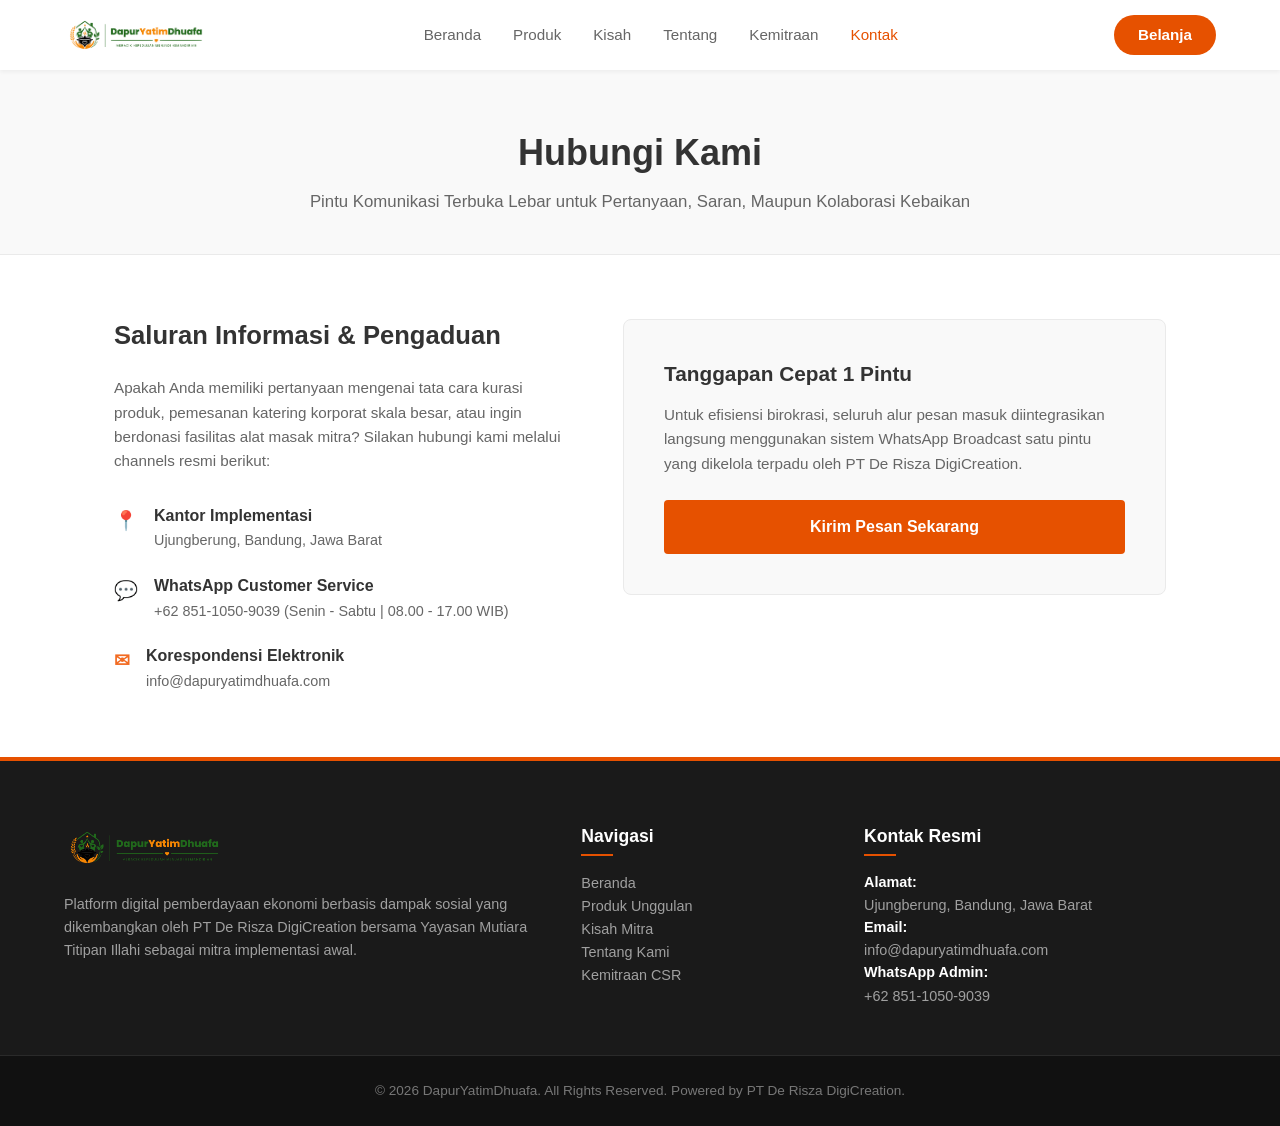
<file: pages/kontak.html>
<!doctype html>
<html lang="id">
  <head>
    <meta charset="UTF-8" />
    <meta name="viewport" content="width=device-width, initial-scale=1.0" />
    <title>Hubungi Kami - DapurYatimDhuafa</title>

    <!-- SEO & Open Graph Meta Tags -->
    <meta
      name="description"
      content="Hubungi saluran layanan resmi DapurYatimDhuafa untuk pemesanan katering, konsultasi program CSR, dan pendaftaran kemitraan."
    />
    <meta property="og:type" content="website" />
    <meta
      property="og:url"
      content="https://dederisza.github.io/dyd/pages/kontak.html"
    />
    <meta property="og:title" content="Hubungi Kami - DapurYatimDhuafa" />
    <meta
      property="og:description"
      content="Meracik Kepedulian Menjadi Kemandirian. Layanan informasi dan komunikasi terintegrasi umat."
    />

    <!-- Favicon Jalur Aman -->
    <link
      rel="icon"
      type="image/svg+xml"
      href="../assets/icons/icon-dapuryatimdhuafa.svg"
    />

    <!-- CSS Master Link -->
    <link rel="stylesheet" href="../assets/css/style.css" />
  </head>
  <body>
    <!-- Header & Navigasi Global -->
    <header class="main-header">
      <nav class="navbar">
        <a href="../index.html" class="navbar__logo">
          <img
            src="../assets/images/logo-horizontal-dapuryatimdhuafa.webp"
            alt="Logo Resmi DapurYatimDhuafa"
            class="navbar__logo-img"
          />
        </a>
        <ul class="navbar__menu">
          <li><a href="../index.html" class="navbar__link">Beranda</a></li>
          <li><a href="produk.html" class="navbar__link">Produk</a></li>
          <li><a href="kisah.html" class="navbar__link">Kisah</a></li>
          <li><a href="tentang.html" class="navbar__link">Tentang</a></li>
          <li><a href="kemitraan.html" class="navbar__link">Kemitraan</a></li>
          <!-- Halaman aktif saat ini -->
          <li>
            <a href="kontak.html" class="navbar__link navbar__link--active"
              >Kontak</a
            >
          </li>
        </ul>
        <div class="navbar__actions">
          <a href="produk.html" class="btn btn--primary">Belanja</a>
          <button
            class="navbar__toggle"
            aria-label="Buka Menu"
            aria-expanded="false"
          >
            <span></span><span></span><span></span>
          </button>
        </div>
      </nav>
    </header>

    <main style="padding-top: 70px">
      <!-- Hero Halaman Kontak -->
      <section
        class="page-hero"
        style="
          padding: 60px 0 40px 0;
          background: #f9f9f9;
          text-align: center;
          border-bottom: 1px solid #eaeaea;
        "
      >
        <div
          class="page-hero__container"
          style="max-width: 800px; margin: 0 auto; padding: 0 24px"
        >
          <h1
            class="page-hero__title"
            style="font-size: 2.25rem; color: #333333; margin-bottom: 12px"
          >
            Hubungi Kami
          </h1>
          <p
            class="page-hero__subtitle"
            style="font-size: 1.05rem; color: #666666"
          >
            Pintu Komunikasi Terbuka Lebar untuk Pertanyaan, Saran, Maupun
            Kolaborasi Kebaikan
          </p>
        </div>
      </section>

      <!-- Informasi Kontak Terbuka (Grid 2 Kolom Longgar) -->
      <section style="padding: 64px 0; background-color: #ffffff">
        <div style="max-width: 1100px; margin: 0 auto; padding: 0 24px">
          <div
            style="
              display: flex;
              flex-wrap: wrap;
              gap: 48px;
              align-items: flex-start;
            "
          >
            <!-- Kolom Kiri: Detail Informasi Saluran Resmi -->
            <div style="flex: 1; min-width: 300px">
              <h2 style="color: #333; font-size: 1.6rem; margin-bottom: 24px">
                Saluran Informasi & Pengaduan
              </h2>
              <p
                style="
                  color: #666;
                  line-height: 1.6;
                  margin-bottom: 32px;
                  font-size: 0.95rem;
                "
              >
                Apakah Anda memiliki pertanyaan mengenai tata cara kurasi
                produk, pemesanan katering korporat skala besar, atau ingin
                berdonasi fasilitas alat masak mitra? Silakan hubungi kami
                melalui channels resmi berikut:
              </p>

              <div style="display: flex; flex-direction: column; gap: 24px">
                <!-- Item 1: Alamat Fisik -->
                <div style="display: flex; gap: 16px; align-items: flex-start">
                  <div
                    style="color: #f26b22; font-size: 1.2rem; font-weight: bold"
                  >
                    📍
                  </div>
                  <div>
                    <h4 style="margin-bottom: 4px; color: #333">
                      Kantor Implementasi
                    </h4>
                    <p style="color: #666; font-size: 0.9rem; line-height: 1.5">
                      Ujungberung, Bandung, Jawa Barat
                    </p>
                  </div>
                </div>

                <!-- Item 2: WhatsApp -->
                <div style="display: flex; gap: 16px; align-items: flex-start">
                  <div
                    style="color: #f26b22; font-size: 1.2rem; font-weight: bold"
                  >
                    💬
                  </div>
                  <div>
                    <h4 style="margin-bottom: 4px; color: #333">
                      WhatsApp Customer Service
                    </h4>
                    <p style="color: #666; font-size: 0.9rem; line-height: 1.5">
                      +62 851-1050-9039 (Senin - Sabtu | 08.00 - 17.00 WIB)
                    </p>
                  </div>
                </div>

                <!-- Item 3: Email resmi -->
                <div style="display: flex; gap: 16px; align-items: flex-start">
                  <div
                    style="color: #f26b22; font-size: 1.2rem; font-weight: bold"
                  >
                    ✉
                  </div>
                  <div>
                    <h4 style="margin-bottom: 4px; color: #333">
                      Korespondensi Elektronik
                    </h4>
                    <p style="color: #666; font-size: 0.9rem; line-height: 1.5">
                      info@dapuryatimdhuafa.com
                    </p>
                  </div>
                </div>
              </div>
            </div>

            <!-- Kolom Kanan: Kotak Peta Lokasi / Pemicu Respon Cepat -->
            <div
              style="
                flex: 1;
                min-width: 300px;
                background-color: #f9f9f9;
                border: 1px solid #eaeaea;
                padding: 40px;
                border-radius: 8px;
              "
            >
              <h3 style="color: #333; font-size: 1.3rem; margin-bottom: 16px">
                Tanggapan Cepat 1 Pintu
              </h3>
              <p
                style="
                  color: #666;
                  font-size: 0.95rem;
                  line-height: 1.6;
                  margin-bottom: 24px;
                "
              >
                Untuk efisiensi birokrasi, seluruh alur pesan masuk
                diintegrasikan langsung menggunakan sistem WhatsApp Broadcast
                satu pintu yang dikelola terpadu oleh PT De Risza DigiCreation.
              </p>
              <a
                href="https://wa.me/6285110509039?text=Halo%20Admin%20DapurYatimDhuafa,%20saya%20ingin%20mengajukan%20pertanyaan."
                class="btn btn--primary btn--rect"
                style="
                  width: 100%;
                  text-align: center;
                  padding: 14px 0;
                  font-size: 1rem;
                "
                target="_blank"
                rel="noopener"
                >Kirim Pesan Sekarang</a
              >
            </div>
          </div>
        </div>
      </section>
    </main>

    <!-- Footer Resmi (BAB 11 & 41) -->
    <footer class="main-footer">
      <div class="footer__container">
        <!-- Kolom 1: Tentang & Kredibilitas -->
        <div class="footer__col">
          <a href="../index.html" class="footer__logo">
            <img
              src="../assets/images/logo-horizontal-dapuryatimdhuafa.webp"
              alt="Logo DapurYatimDhuafa Putih"
              class="footer__logo-img"
            />
          </a>
          <p class="footer__description">
            Platform digital pemberdayaan ekonomi berbasis dampak sosial yang
            dikembangkan oleh PT De Risza DigiCreation bersama Yayasan Mutiara
            Titipan Illahi sebagai mitra implementasi awal.
          </p>
        </div>

        <!-- Kolom 2: Tautan Navigasi Cepat (BAB 11) -->
        <div class="footer__col">
          <h4 class="footer__title">Navigasi</h4>
          <ul class="footer__links">
            <li><a href="#" class="footer__link">Beranda</a></li>
            <li>
              <a href="pages/produk.html" class="footer__link"
                >Produk Unggulan</a
              >
            </li>
            <li>
              <a href="pages/kisah.html" class="footer__link">Kisah Mitra</a>
            </li>
            <li>
              <a href="pages/tentang.html" class="footer__link">Tentang Kami</a>
            </li>
            <li>
              <a href="pages/kemitraan.html" class="footer__link"
                >Kemitraan CSR</a
              >
            </li>
          </ul>
        </div>

        <!-- Kolom 3: Kontak & Alamat (BAB 11) -->
        <div class="footer__col">
          <h4 class="footer__title">Kontak Resmi</h4>
          <ul class="footer__info">
            <li><strong>Alamat:</strong> Ujungberung, Bandung, Jawa Barat</li>
            <li><strong>Email:</strong> info@dapuryatimdhuafa.com</li>
            <li><strong>WhatsApp Admin:</strong> +62 851-1050-9039</li>
          </ul>
        </div>
      </div>

      <!-- Baris Hak Cipta Paling Bawah -->
      <div class="footer__bottom">
        <div class="footer__bottom-container">
          <p>
            &copy; 2026 DapurYatimDhuafa. All Rights Reserved. Powered by PT De
            Risza DigiCreation.
          </p>
        </div>
      </div>
    </footer>

    <script src="../assets/js/app.js" type="module"></script>
  </body>
</html>
</file>
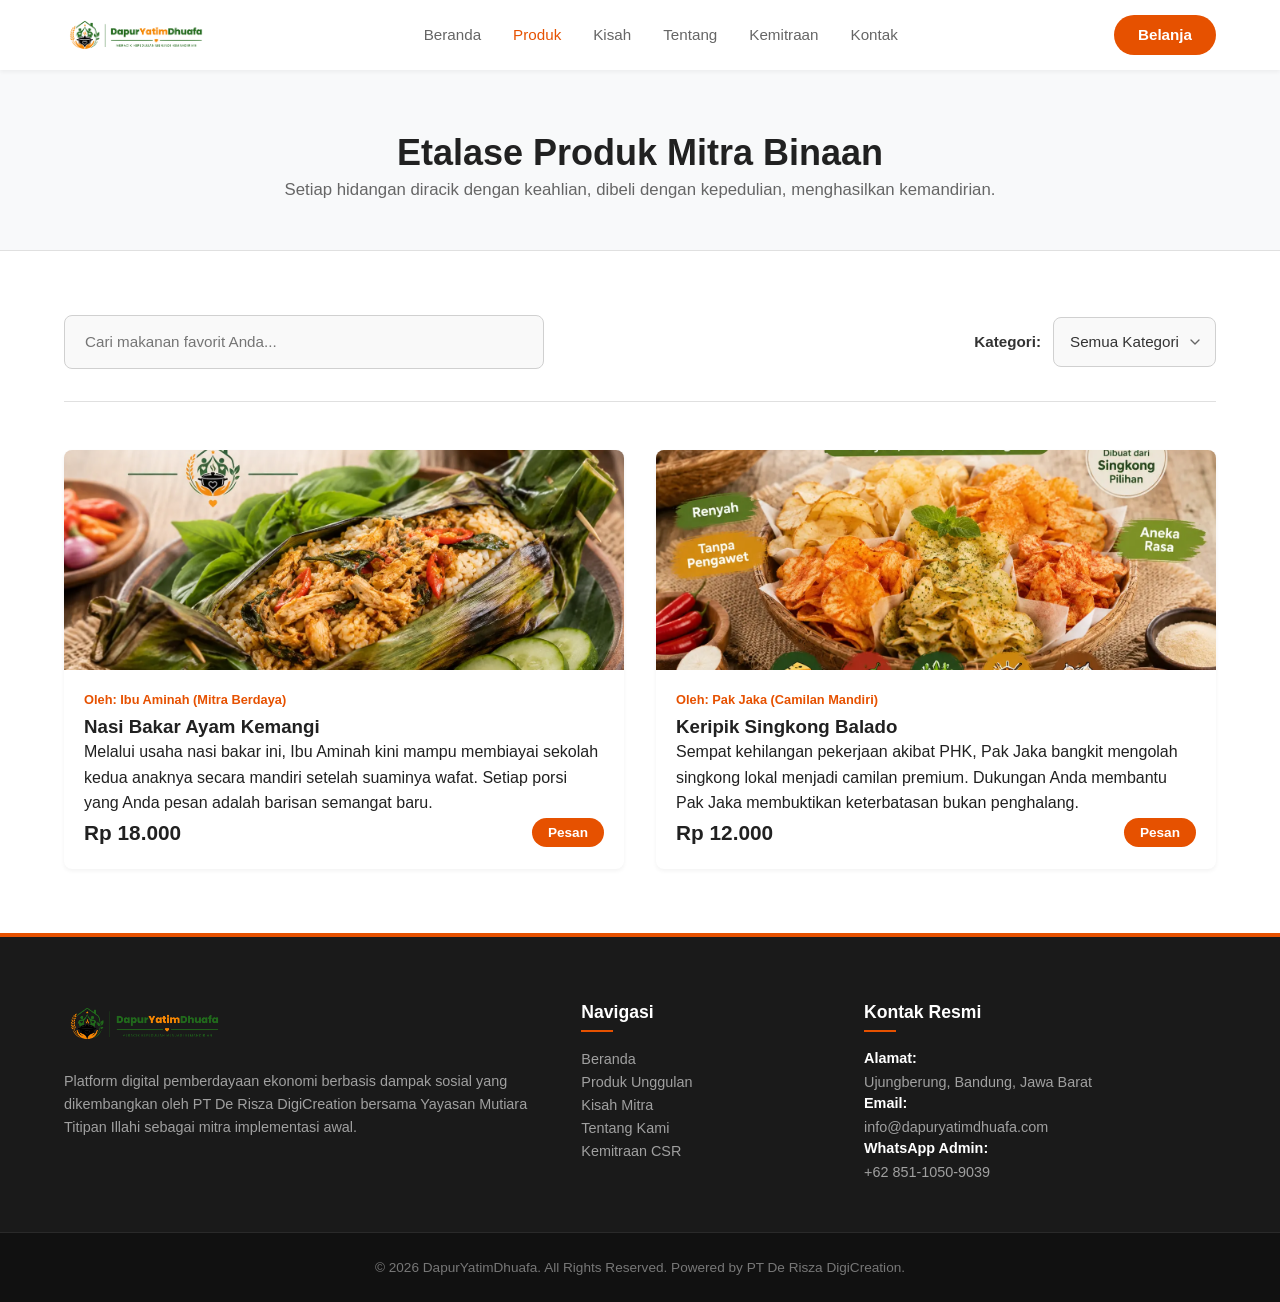
<file: pages/produk.html>
<!doctype html>
<html lang="id">
  <head>
    <meta charset="UTF-8" />
    <meta name="viewport" content="width=device-width, initial-scale=1.0" />
    <title>Etalase Produk Mitra Binaan - DapurYatimDhuafa</title>

    <!-- SEO & Open Graph Meta Tags (BAB 46) -->
    <meta
      name="description"
      content="Jelajahi seluruh produk kuliner terkurasi hasil karya mandiri Mitra Binaan DapurYatimDhuafa."
    />
    <meta property="og:type" content="website" />
    <meta
      property="og:url"
      content="https://dederisza.github.io/dyd/pages/produk.html"
    />
    <meta
      property="og:title"
      content="Etalase Produk Mitra Binaan - DapurYatimDhuafa"
    />
    <meta
      property="og:description"
      content="Meracik Kepedulian Menjadi Kemandirian. Pilih hidangan favorit Anda."
    />

    <!-- 1. Perbaikan Favicon (Naik 1 tingkat ke root folder) -->
    <link
      rel="icon"
      type="image/svg"
      href="../assets/icons/icon-dapuryatimdhuafa.svg"
    />

    <!-- CSS Master Link -->
    <link rel="stylesheet" href="../assets/css/style.css" />
  </head>
  <body>
    <!-- 2. Header & Navigasi (Sama Persis dengan Beranda, Jalur Disesuaikan) -->
    <header class="main-header">
      <nav class="navbar">
        <a href="../index.html" class="navbar__logo">
          <img
            src="../assets/images/logo-horizontal-dapuryatimdhuafa.webp"
            alt="Logo Resmi DapurYatimDhuafa"
            class="navbar__logo-img"
          />
        </a>
        <ul class="navbar__menu">
          <li><a href="../index.html" class="navbar__link">Beranda</a></li>
          <!-- Halaman aktif saat ini -->
          <li>
            <a href="produk.html" class="navbar__link navbar__link--active"
              >Produk</a
            >
          </li>
          <li><a href="kisah.html" class="navbar__link">Kisah</a></li>
          <li><a href="tentang.html" class="navbar__link">Tentang</a></li>
          <li><a href="kemitraan.html" class="navbar__link">Kemitraan</a></li>
          <li><a href="kontak.html" class="navbar__link">Kontak</a></li>
        </ul>
        <div class="navbar__actions">
          <a href="produk.html" class="btn btn--primary">Belanja</a>
          <button
            class="navbar__toggle"
            aria-label="Buka Menu"
            aria-expanded="false"
          >
            <span></span><span></span><span></span>
          </button>
        </div>
      </nav>
    </header>

    <main>
      <!-- Hero Halaman Internal (Bersih & Elegan) -->
      <section class="page-hero">
        <div class="page-hero__container">
          <h1 class="page-hero__title">Etalase Produk Mitra Binaan</h1>
          <p class="page-hero__subtitle">
            Setiap hidangan diracik dengan keahlian, dibeli dengan kepedulian,
            menghasilkan kemandirian.
          </p>
        </div>
      </section>

      <!-- Section Katalog Utilitas -->
      <section class="catalog">
        <div class="catalog__container">
          <!-- Bar Filter & Fitur Pencarian Modern (UX - Simple Before Complex) -->
          <div class="catalog__filter-bar">
            <div class="catalog__search-wrapper">
              <input
                type="text"
                id="catalog-search"
                class="catalog__search-input"
                placeholder="Cari makanan favorit Anda..."
              />
            </div>
            <!-- Kategori Menggunakan Sistem Drop-down Modern -->
            <div class="catalog__categories">
              <label for="category-select" class="catalog__label"
                >Kategori:</label
              >
              <select id="category-select" class="catalog__select">
                <option value="all">Semua Kategori</option>
                <option value="berat">Makanan Berat</option>
                <option value="camilan">Camilan</option>
                <option value="minuman">Minuman</option>
              </select>
            </div>
          </div>

          <!-- Grid Katalog Produk Skala Penuh (Sesuai Komponen Card Halaman Depan) -->
          <div class="products__grid" id="catalog-grid">
            <!-- Produk 1 (Makanan Berat) -->
            <div class="product-card" data-type="berat">
              <div class="product-card__image-wrapper">
                <img
                  src="../assets/images/nasi-bakar-ayam-suwir-kemangi.webp"
                  alt="Nasi Bakar Ayam Suwir Kemangi buatan Ibu Aminah"
                  class="product-card__image"
                  loading="lazy"
                />
                <span class="product-card__badge">Terlaris</span>
              </div>
              <div class="product-card__content">
                <span class="product-card__mitra"
                  >Oleh: Ibu Aminah (Mitra Berdaya)</span
                >
                <h3 class="product-card__title">Nasi Bakar Ayam Kemangi</h3>
                <p class="product-card__snippet">
                  Melalui usaha nasi bakar ini, Ibu Aminah kini mampu membiayai
                  sekolah kedua anaknya secara mandiri setelah suaminya wafat.
                  Setiap porsi yang Anda pesan adalah barisan semangat baru.
                </p>
                <div class="product-card__footer">
                  <span class="product-card__price">Rp 18.000</span>
                  <a
                    href="detail-nasi-bakar.html"
                    class="btn btn--primary btn--sm"
                    target="_blank"
                    rel="noopener"
                    >Pesan</a
                  >
                </div>
              </div>
            </div>

            <!-- Produk 2 (Camilan) -->
            <div class="product-card" data-type="camilan">
              <div class="product-card__image-wrapper">
                <img
                  src="../assets/images/keripik-singkong-renyah-aneka-rasa.webp"
                  alt="Keripik Singkong Balado buatan Pak Jaka"
                  class="product-card__image"
                  loading="lazy"
                />
              </div>
              <div class="product-card__content">
                <span class="product-card__mitra"
                  >Oleh: Pak Jaka (Camilan Mandiri)</span
                >
                <h3 class="product-card__title">Keripik Singkong Balado</h3>
                <p class="product-card__snippet">
                  Sempat kehilangan pekerjaan akibat PHK, Pak Jaka bangkit
                  mengolah singkong lokal menjadi camilan premium. Dukungan Anda
                  membantu Pak Jaka membuktikan keterbatasan bukan penghalang.
                </p>
                <div class="product-card__footer">
                  <span class="product-card__price">Rp 12.000</span>
                  <a
                    href="detail-keripik-singkong.html"
                    class="btn btn--primary btn--sm"
                    target="_blank"
                    rel="noopener"
                    >Pesan</a
                  >
                </div>
              </div>
            </div>
          </div>
        </div>
      </section>
    </main>

    <!-- Footer Resmi (BAB 11 & 41) -->
    <footer class="main-footer">
      <div class="footer__container">
        <!-- Kolom 1: Tentang & Kredibilitas -->
        <div class="footer__col">
          <a href="../index.html" class="footer__logo">
            <img
              src="../assets/images/logo-horizontal-dapuryatimdhuafa.webp"
              alt="Logo DapurYatimDhuafa Putih"
              class="footer__logo-img"
            />
          </a>
          <p class="footer__description">
            Platform digital pemberdayaan ekonomi berbasis dampak sosial yang
            dikembangkan oleh PT De Risza DigiCreation bersama Yayasan Mutiara
            Titipan Illahi sebagai mitra implementasi awal.
          </p>
        </div>

        <!-- Kolom 2: Tautan Navigasi Cepat (BAB 11) -->
        <div class="footer__col">
          <h4 class="footer__title">Navigasi</h4>
          <ul class="footer__links">
            <li><a href="#" class="footer__link">Beranda</a></li>
            <li>
              <a href="pages/produk.html" class="footer__link"
                >Produk Unggulan</a
              >
            </li>
            <li>
              <a href="pages/kisah.html" class="footer__link">Kisah Mitra</a>
            </li>
            <li>
              <a href="pages/tentang.html" class="footer__link">Tentang Kami</a>
            </li>
            <li>
              <a href="pages/kemitraan.html" class="footer__link"
                >Kemitraan CSR</a
              >
            </li>
          </ul>
        </div>

        <!-- Kolom 3: Kontak & Alamat (BAB 11) -->
        <div class="footer__col">
          <h4 class="footer__title">Kontak Resmi</h4>
          <ul class="footer__info">
            <li><strong>Alamat:</strong> Ujungberung, Bandung, Jawa Barat</li>
            <li><strong>Email:</strong> info@dapuryatimdhuafa.com</li>
            <li><strong>WhatsApp Admin:</strong> +62 851-1050-9039</li>
          </ul>
        </div>
      </div>

      <!-- Baris Hak Cipta Paling Bawah -->
      <div class="footer__bottom">
        <div class="footer__bottom-container">
          <p>
            &copy; 2026 DapurYatimDhuafa. All Rights Reserved. Powered by PT De
            Risza DigiCreation.
          </p>
        </div>
      </div>
    </footer>

    <script src="../assets/js/app.js" type="module"></script>
  </body>
</html>
</file>
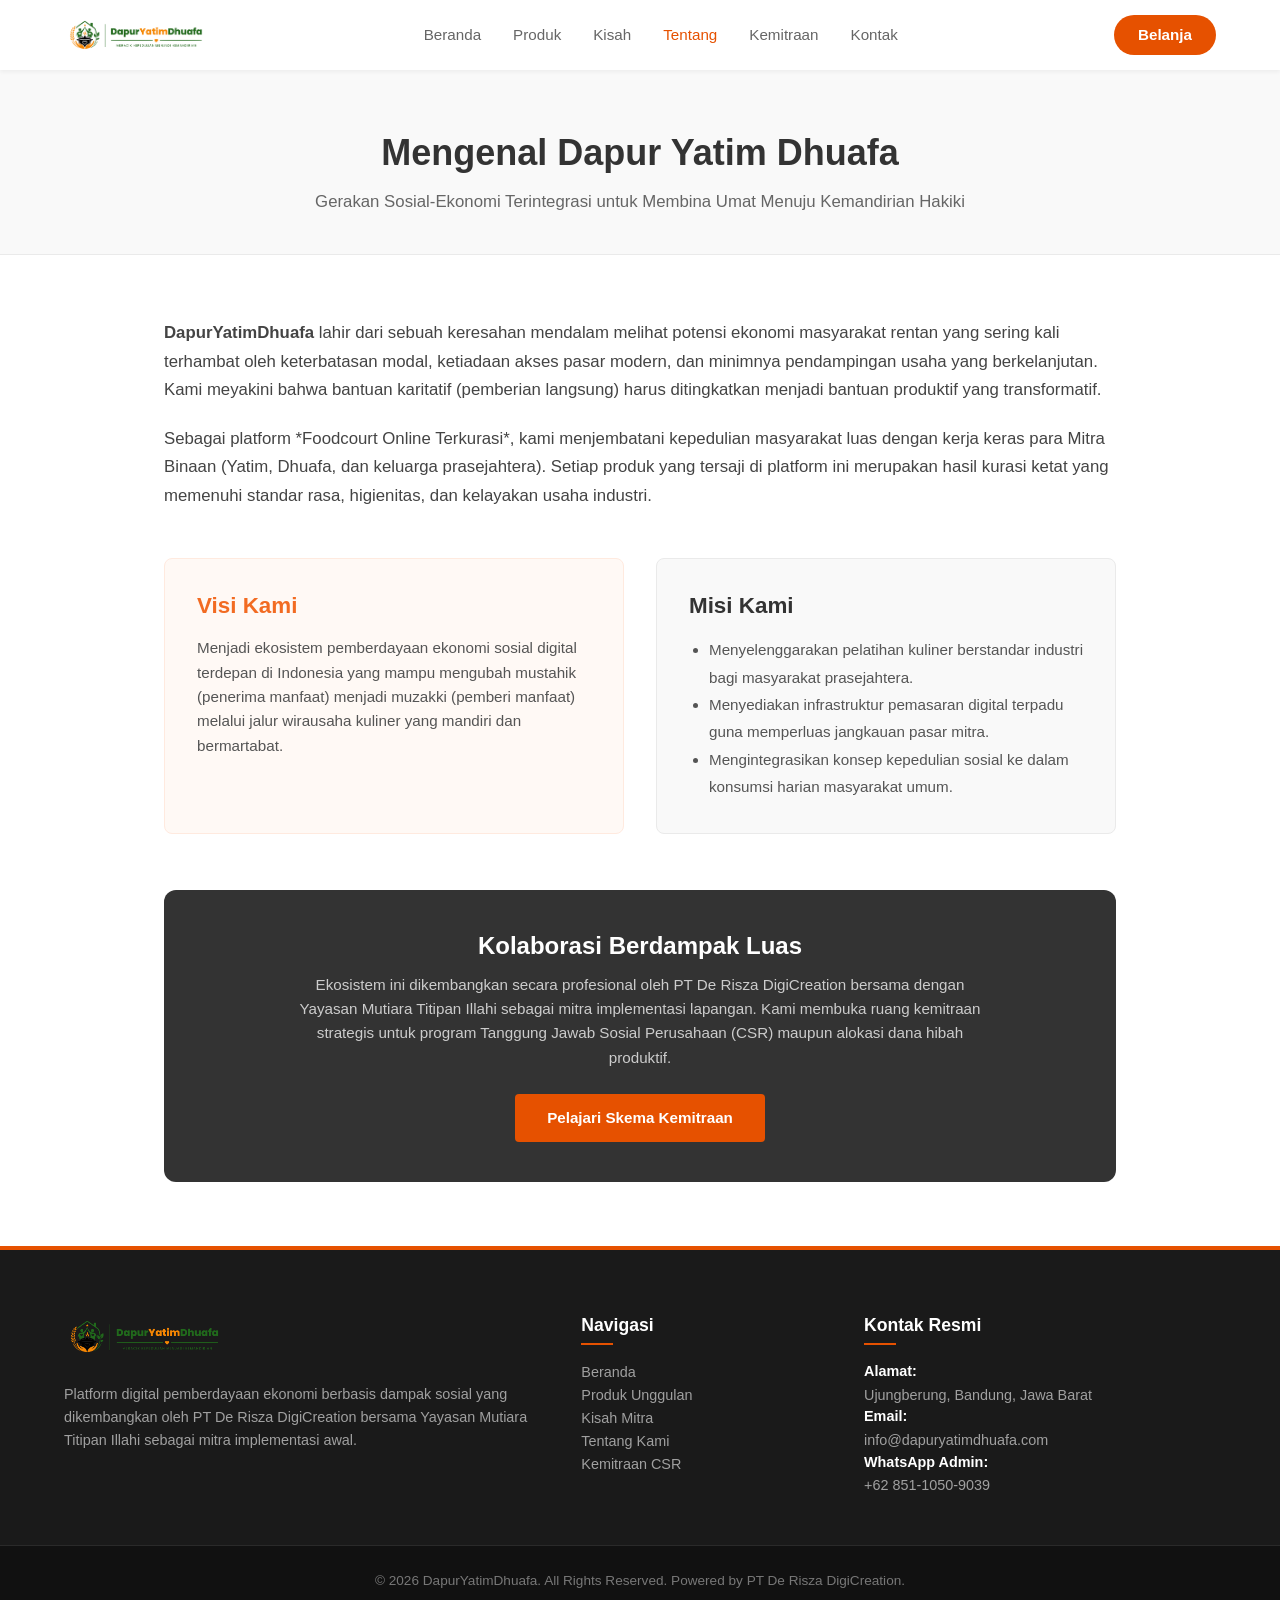
<file: pages/tentang.html>
<!doctype html>
<html lang="id">
  <head>
    <meta charset="UTF-8" />
    <meta name="viewport" content="width=device-width, initial-scale=1.0" />
    <title>Tentang Kami - DapurYatimDhuafa</title>

    <!-- SEO & Open Graph Meta Tags -->
    <meta
      name="description"
      content="Pelajari visi, misi, dan pilar gerakan pemberdayaan ekonomi sosial DapurYatimDhuafa dalam mewujudkan kemandirian yatim dan dhuafa."
    />
    <meta property="og:type" content="website" />
    <meta
      property="og:url"
      content="https://dederisza.github.io/dyd/pages/tentang.html"
    />
    <meta property="og:title" content="Tentang Kami - DapurYatimDhuafa" />
    <meta
      property="og:description"
      content="Meracik Kepedulian Menjadi Kemandirian. Mengenal lebih dekat pilar pemberdayaan kami."
    />

    <!-- Favicon Jalur Aman -->
    <link
      rel="icon"
      type="image/svg+xml"
      href="../assets/icons/icon-dapuryatimdhuafa.svg"
    />

    <!-- CSS Master Link -->
    <link rel="stylesheet" href="../assets/css/style.css" />
  </head>
  <body>
    <!-- Header & Navigasi Global -->
    <header class="main-header">
      <nav class="navbar">
        <a href="../index.html" class="navbar__logo">
          <img
            src="../assets/images/logo-horizontal-dapuryatimdhuafa.webp"
            alt="Logo Resmi DapurYatimDhuafa"
            class="navbar__logo-img"
          />
        </a>
        <ul class="navbar__menu">
          <li><a href="../index.html" class="navbar__link">Beranda</a></li>
          <li><a href="produk.html" class="navbar__link">Produk</a></li>
          <li><a href="kisah.html" class="navbar__link">Kisah</a></li>
          <!-- Halaman aktif saat ini -->
          <li>
            <a href="tentang.html" class="navbar__link navbar__link--active"
              >Tentang</a
            >
          </li>
          <li><a href="kemitraan.html" class="navbar__link">Kemitraan</a></li>
          <li><a href="kontak.html" class="navbar__link">Kontak</a></li>
        </ul>
        <div class="navbar__actions">
          <a href="produk.html" class="btn btn--primary">Belanja</a>
          <button
            class="navbar__toggle"
            aria-label="Buka Menu"
            aria-expanded="false"
          >
            <span></span><span></span><span></span>
          </button>
        </div>
      </nav>
    </header>

    <main style="padding-top: 70px">
      <!-- Hero Halaman Internal -->
      <section
        class="page-hero"
        style="
          padding: 60px 0 40px 0;
          background: #f9f9f9;
          text-align: center;
          border-bottom: 1px solid #eaeaea;
        "
      >
        <div
          class="page-hero__container"
          style="max-width: 800px; margin: 0 auto; padding: 0 24px"
        >
          <h1
            class="page-hero__title"
            style="font-size: 2.25rem; color: #333333; margin-bottom: 12px"
          >
            Mengenal Dapur Yatim Dhuafa
          </h1>
          <p
            class="page-hero__subtitle"
            style="font-size: 1.05rem; color: #666666"
          >
            Gerakan Sosial-Ekonomi Terintegrasi untuk Membina Umat Menuju
            Kemandirian Hakiki
          </p>
        </div>
      </section>

      <!-- Konten Profil & Visi Misi -->
      <section
        class="about-section"
        style="padding: 64px 0; background-color: #ffffff"
      >
        <div style="max-width: 1000px; margin: 0 auto; padding: 0 24px">
          <!-- Blok Narasi Utama -->
          <div
            style="
              margin-bottom: 48px;
              line-height: 1.7;
              color: #444;
              font-size: 1.05rem;
            "
          >
            <p style="margin-bottom: 20px">
              <strong>DapurYatimDhuafa</strong> lahir dari sebuah keresahan
              mendalam melihat potensi ekonomi masyarakat rentan yang sering
              kali terhambat oleh keterbatasan modal, ketiadaan akses pasar
              modern, dan minimnya pendampingan usaha yang berkelanjutan. Kami
              meyakini bahwa bantuan karitatif (pemberian langsung) harus
              ditingkatkan menjadi bantuan produktif yang transformatif.
            </p>
            <p>
              Sebagai platform *Foodcourt Online Terkurasi*, kami menjembatani
              kepedulian masyarakat luas dengan kerja keras para Mitra Binaan
              (Yatim, Dhuafa, dan keluarga prasejahtera). Setiap produk yang
              tersaji di platform ini merupakan hasil kurasi ketat yang memenuhi
              standar rasa, higienitas, dan kelayakan usaha industri.
            </p>
          </div>

          <!-- Grid Visi & Misi (2 Kolom Longgar) -->
          <div
            class="about-grid"
            style="
              display: flex;
              flex-wrap: wrap;
              gap: 32px;
              margin-bottom: 56px;
            "
          >
            <div
              class="about-card"
              style="
                flex: 1;
                min-width: 280px;
                background: #fff9f5;
                border: 1px solid #ffeadf;
                padding: 32px;
                border-radius: 8px;
              "
            >
              <h3
                style="color: #f26b22; font-size: 1.4rem; margin-bottom: 16px"
              >
                Visi Kami
              </h3>
              <p style="color: #555; line-height: 1.6; font-size: 0.95rem">
                Menjadi ekosistem pemberdayaan ekonomi sosial digital terdepan
                di Indonesia yang mampu mengubah mustahik (penerima manfaat)
                menjadi muzakki (pemberi manfaat) melalui jalur wirausaha
                kuliner yang mandiri dan bermartabat.
              </p>
            </div>
            <div
              class="about-card"
              style="
                flex: 1;
                min-width: 280px;
                background: #f9f9f9;
                border: 1px solid #eaeaea;
                padding: 32px;
                border-radius: 8px;
              "
            >
              <h3
                style="color: #333333; font-size: 1.4rem; margin-bottom: 16px"
              >
                Misi Kami
              </h3>
              <ul
                style="
                  color: #555;
                  line-height: 1.8;
                  font-size: 0.95rem;
                  padding-left: 20px;
                "
              >
                <li>
                  Menyelenggarakan pelatihan kuliner berstandar industri bagi
                  masyarakat prasejahtera.
                </li>
                <li>
                  Menyediakan infrastruktur pemasaran digital terpadu guna
                  memperluas jangkauan pasar mitra.
                </li>
                <li>
                  Mengintegrasikan konsep kepedulian sosial ke dalam konsumsi
                  harian masyarakat umum.
                </li>
              </ul>
            </div>
          </div>

          <!-- Banner Legalitas & Kolaborasi (Untuk Kebutuhan B2B) -->
          <div
            style="
              background-color: #333333;
              color: #ffffff;
              padding: 40px;
              border-radius: 12px;
              text-align: center;
            "
          >
            <h3 style="font-size: 1.5rem; margin-bottom: 12px; color: #fff">
              Kolaborasi Berdampak Luas
            </h3>
            <p
              style="
                font-size: 0.95rem;
                color: #ccc;
                max-width: 700px;
                margin: 0 auto 24px auto;
                line-height: 1.6;
              "
            >
              Ekosistem ini dikembangkan secara profesional oleh PT De Risza
              DigiCreation bersama dengan Yayasan Mutiara Titipan Illahi sebagai
              mitra implementasi lapangan. Kami membuka ruang kemitraan
              strategis untuk program Tanggung Jawab Sosial Perusahaan (CSR)
              maupun alokasi dana hibah produktif.
            </p>
            <a
              href="kemitraan.html"
              class="btn btn--primary btn--rect"
              style="padding: 12px 32px"
              >Pelajari Skema Kemitraan</a
            >
          </div>
        </div>
      </section>
    </main>

    <!-- Footer Resmi (BAB 11 & 41) -->
    <footer class="main-footer">
      <div class="footer__container">
        <!-- Kolom 1: Tentang & Kredibilitas -->
        <div class="footer__col">
          <a href="../index.html" class="footer__logo">
            <img
              src="../assets/images/logo-horizontal-dapuryatimdhuafa.webp"
              alt="Logo DapurYatimDhuafa Putih"
              class="footer__logo-img"
            />
          </a>
          <p class="footer__description">
            Platform digital pemberdayaan ekonomi berbasis dampak sosial yang
            dikembangkan oleh PT De Risza DigiCreation bersama Yayasan Mutiara
            Titipan Illahi sebagai mitra implementasi awal.
          </p>
        </div>

        <!-- Kolom 2: Tautan Navigasi Cepat (BAB 11) -->
        <div class="footer__col">
          <h4 class="footer__title">Navigasi</h4>
          <ul class="footer__links">
            <li><a href="#" class="footer__link">Beranda</a></li>
            <li>
              <a href="pages/produk.html" class="footer__link"
                >Produk Unggulan</a
              >
            </li>
            <li>
              <a href="pages/kisah.html" class="footer__link">Kisah Mitra</a>
            </li>
            <li>
              <a href="pages/tentang.html" class="footer__link">Tentang Kami</a>
            </li>
            <li>
              <a href="pages/kemitraan.html" class="footer__link"
                >Kemitraan CSR</a
              >
            </li>
          </ul>
        </div>

        <!-- Kolom 3: Kontak & Alamat (BAB 11) -->
        <div class="footer__col">
          <h4 class="footer__title">Kontak Resmi</h4>
          <ul class="footer__info">
            <li><strong>Alamat:</strong> Ujungberung, Bandung, Jawa Barat</li>
            <li><strong>Email:</strong> info@dapuryatimdhuafa.com</li>
            <li><strong>WhatsApp Admin:</strong> +62 851-1050-9039</li>
          </ul>
        </div>
      </div>

      <!-- Baris Hak Cipta Paling Bawah -->
      <div class="footer__bottom">
        <div class="footer__bottom-container">
          <p>
            &copy; 2026 DapurYatimDhuafa. All Rights Reserved. Powered by PT De
            Risza DigiCreation.
          </p>
        </div>
      </div>
    </footer>

    <script src="../assets/js/app.js" type="module"></script>
  </body>
</html>
</file>
<file: assets/css/style.css>
/* ==========================================================================
   DapurYatimDhuafa - Master Stylesheet
   Fungsi: Menggabungkan semua modul CSS sesuai BAB 42 & BAB 54
   ========================================================================== */

/* 1. Kategori BASE (Aturan Dasar & Variabel Global) */
@import "base/variables.css";
@import "base/reset.css";

/* 2. Kategori LAYOUT (Struktur Tata Letak Makro Halaman) */
@import "layout/header.css";
@import "layout/layout.css";

/* 3. Kategori COMPONENTS (Elemen UI Kecil yang Dapat Dipakai Ulang) */
@import "components/buttons.css";

/* 4. Kategori PAGES (Gaya Visual Khusus untuk Halaman Tertentu/Section) */
@import "pages/hero.css";
@import "pages/hero-internal.css";
@import "pages/section.css";
@import "pages/catalog.css";
@import "pages/stories.css";
</file>
